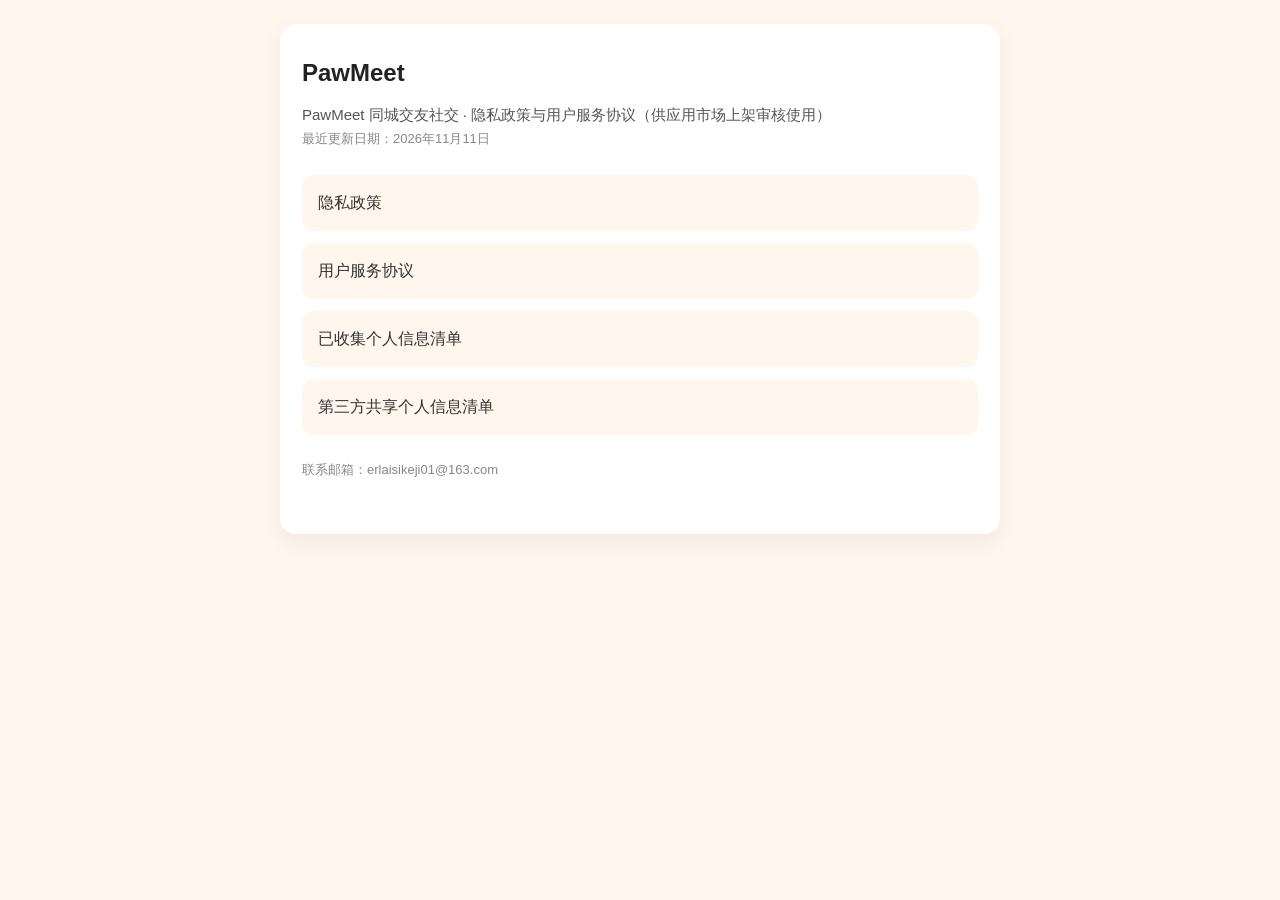
<file: index.html>
<!DOCTYPE html>
<html lang="zh-CN">
<head>
  <meta charset="UTF-8" />
  <meta name="viewport" content="width=device-width, initial-scale=1.0" />
  <title>PawMeet 法律文档</title>
  <link rel="stylesheet" href="legal.css" />
</head>
<body>
  <main class="legal-page">
    <article class="legal-inner">
      <h1 class="legal-title">PawMeet</h1>
      <p class="home-desc">PawMeet 同城交友社交 · 隐私政策与用户服务协议（供应用市场上架审核使用）</p>
      <p class="legal-meta">最近更新日期：2026年11月11日</p>
      <div class="home-links">
        <a href="privacy-policy.html">隐私政策</a>
        <a href="service-agreement.html">用户服务协议</a>
        <a href="personal-info-list.html">已收集个人信息清单</a>
        <a href="third-party-share-list.html">第三方共享个人信息清单</a>
      </div>
      <p class="legal-meta" style="margin-top: 24px;">联系邮箱：erlaisikeji01@163.com</p>
    </article>
  </main>
</body>
</html>
</file>
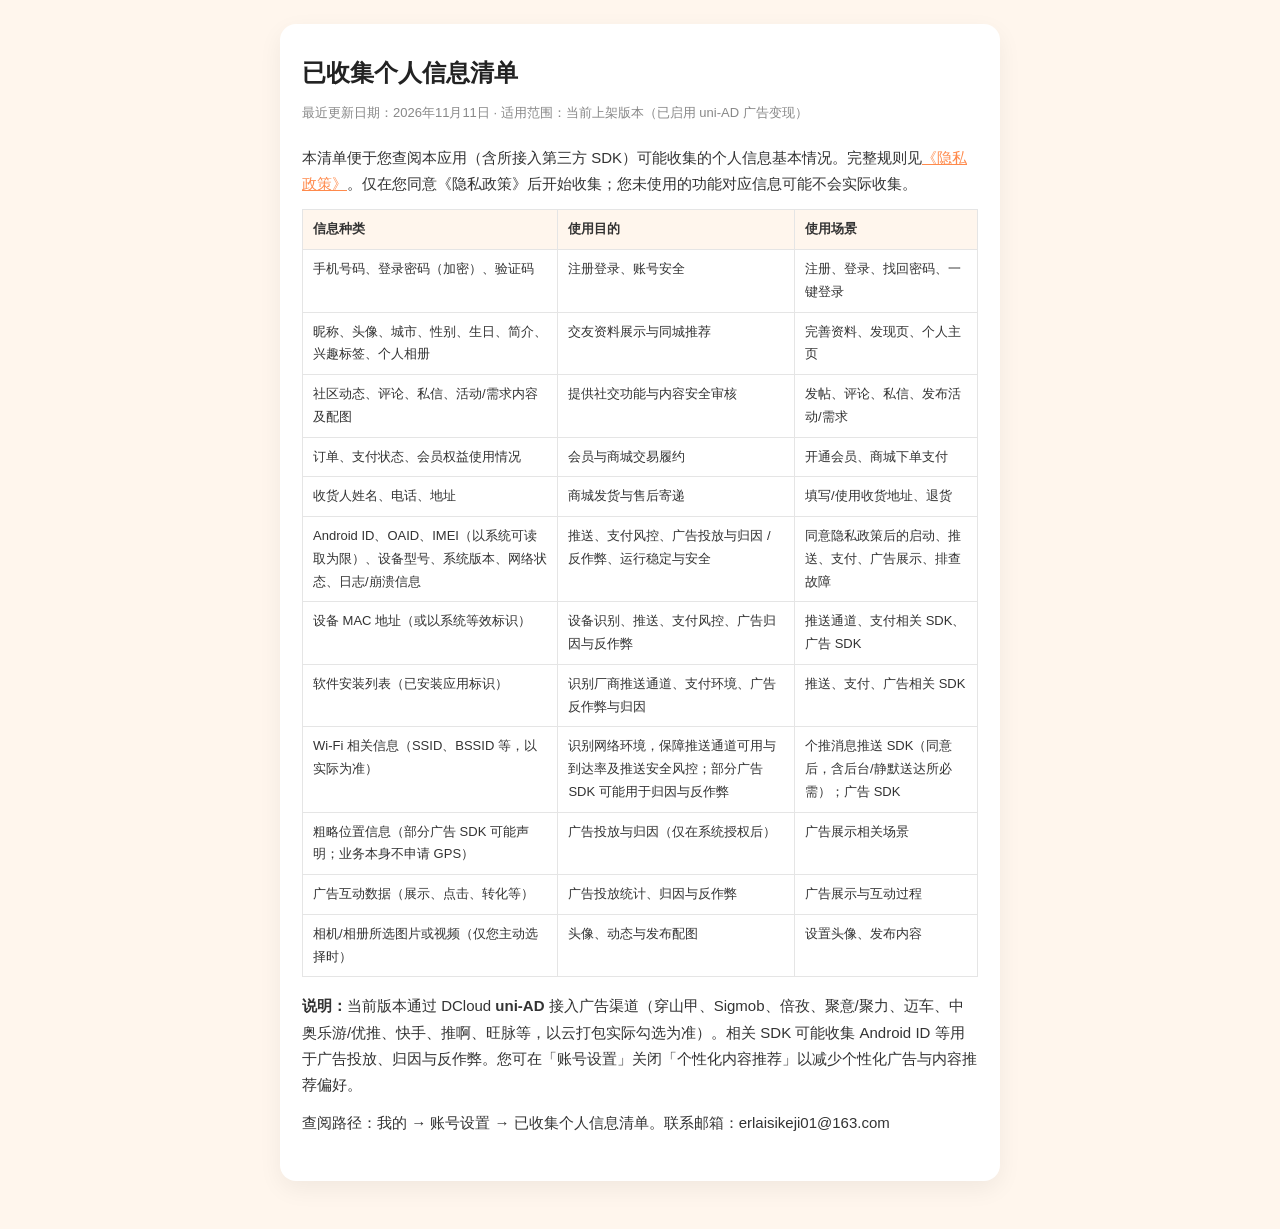
<file: personal-info-list.html>
<!DOCTYPE html>
<html lang="zh-CN">
<head>
  <meta charset="UTF-8" />
  <meta name="viewport" content="width=device-width, initial-scale=1.0" />
  <title>PawMeet 已收集个人信息清单</title>
  <link rel="stylesheet" href="legal.css" />
</head>
<body>
  <main class="legal-page">
    <article class="legal-inner">
      <h1 class="legal-title">已收集个人信息清单</h1>
      <p class="legal-meta">最近更新日期：2026年11月11日 · 适用范围：当前上架版本（已启用 uni-AD 广告变现）</p>
      <p class="legal-p">本清单便于您查阅本应用（含所接入第三方 SDK）可能收集的个人信息基本情况。完整规则见<a href="privacy-policy.html">《隐私政策》</a>。仅在您同意《隐私政策》后开始收集；您未使用的功能对应信息可能不会实际收集。</p>
      <table class="legal-table">
        <thead>
          <tr>
            <th>信息种类</th>
            <th>使用目的</th>
            <th>使用场景</th>
          </tr>
        </thead>
        <tbody>
          <tr>
            <td>手机号码、登录密码（加密）、验证码</td>
            <td>注册登录、账号安全</td>
            <td>注册、登录、找回密码、一键登录</td>
          </tr>
          <tr>
            <td>昵称、头像、城市、性别、生日、简介、兴趣标签、个人相册</td>
            <td>交友资料展示与同城推荐</td>
            <td>完善资料、发现页、个人主页</td>
          </tr>
          <tr>
            <td>社区动态、评论、私信、活动/需求内容及配图</td>
            <td>提供社交功能与内容安全审核</td>
            <td>发帖、评论、私信、发布活动/需求</td>
          </tr>
          <tr>
            <td>订单、支付状态、会员权益使用情况</td>
            <td>会员与商城交易履约</td>
            <td>开通会员、商城下单支付</td>
          </tr>
          <tr>
            <td>收货人姓名、电话、地址</td>
            <td>商城发货与售后寄递</td>
            <td>填写/使用收货地址、退货</td>
          </tr>
          <tr>
            <td>Android ID、OAID、IMEI（以系统可读取为限）、设备型号、系统版本、网络状态、日志/崩溃信息</td>
            <td>推送、支付风控、广告投放与归因 / 反作弊、运行稳定与安全</td>
            <td>同意隐私政策后的启动、推送、支付、广告展示、排查故障</td>
          </tr>
          <tr>
            <td>设备 MAC 地址（或以系统等效标识）</td>
            <td>设备识别、推送、支付风控、广告归因与反作弊</td>
            <td>推送通道、支付相关 SDK、广告 SDK</td>
          </tr>
          <tr>
            <td>软件安装列表（已安装应用标识）</td>
            <td>识别厂商推送通道、支付环境、广告反作弊与归因</td>
            <td>推送、支付、广告相关 SDK</td>
          </tr>
          <tr>
            <td>Wi‑Fi 相关信息（SSID、BSSID 等，以实际为准）</td>
            <td>识别网络环境，保障推送通道可用与到达率及推送安全风控；部分广告 SDK 可能用于归因与反作弊</td>
            <td>个推消息推送 SDK（同意后，含后台/静默送达所必需）；广告 SDK</td>
          </tr>
          <tr>
            <td>粗略位置信息（部分广告 SDK 可能声明；业务本身不申请 GPS）</td>
            <td>广告投放与归因（仅在系统授权后）</td>
            <td>广告展示相关场景</td>
          </tr>
          <tr>
            <td>广告互动数据（展示、点击、转化等）</td>
            <td>广告投放统计、归因与反作弊</td>
            <td>广告展示与互动过程</td>
          </tr>
          <tr>
            <td>相机/相册所选图片或视频（仅您主动选择时）</td>
            <td>头像、动态与发布配图</td>
            <td>设置头像、发布内容</td>
          </tr>
        </tbody>
      </table>
      <p class="legal-p"><strong>说明：</strong>当前版本通过 DCloud <strong>uni-AD</strong> 接入广告渠道（穿山甲、Sigmob、倍孜、聚意/聚力、迈车、中奥乐游/优推、快手、推啊、旺脉等，以云打包实际勾选为准）。相关 SDK 可能收集 Android ID 等用于广告投放、归因与反作弊。您可在「账号设置」关闭「个性化内容推荐」以减少个性化广告与内容推荐偏好。</p>
      <p class="legal-p">查阅路径：我的 → 账号设置 → 已收集个人信息清单。联系邮箱：erlaisikeji01@163.com</p>
    </article>
  </main>
</body>
</html>
</file>
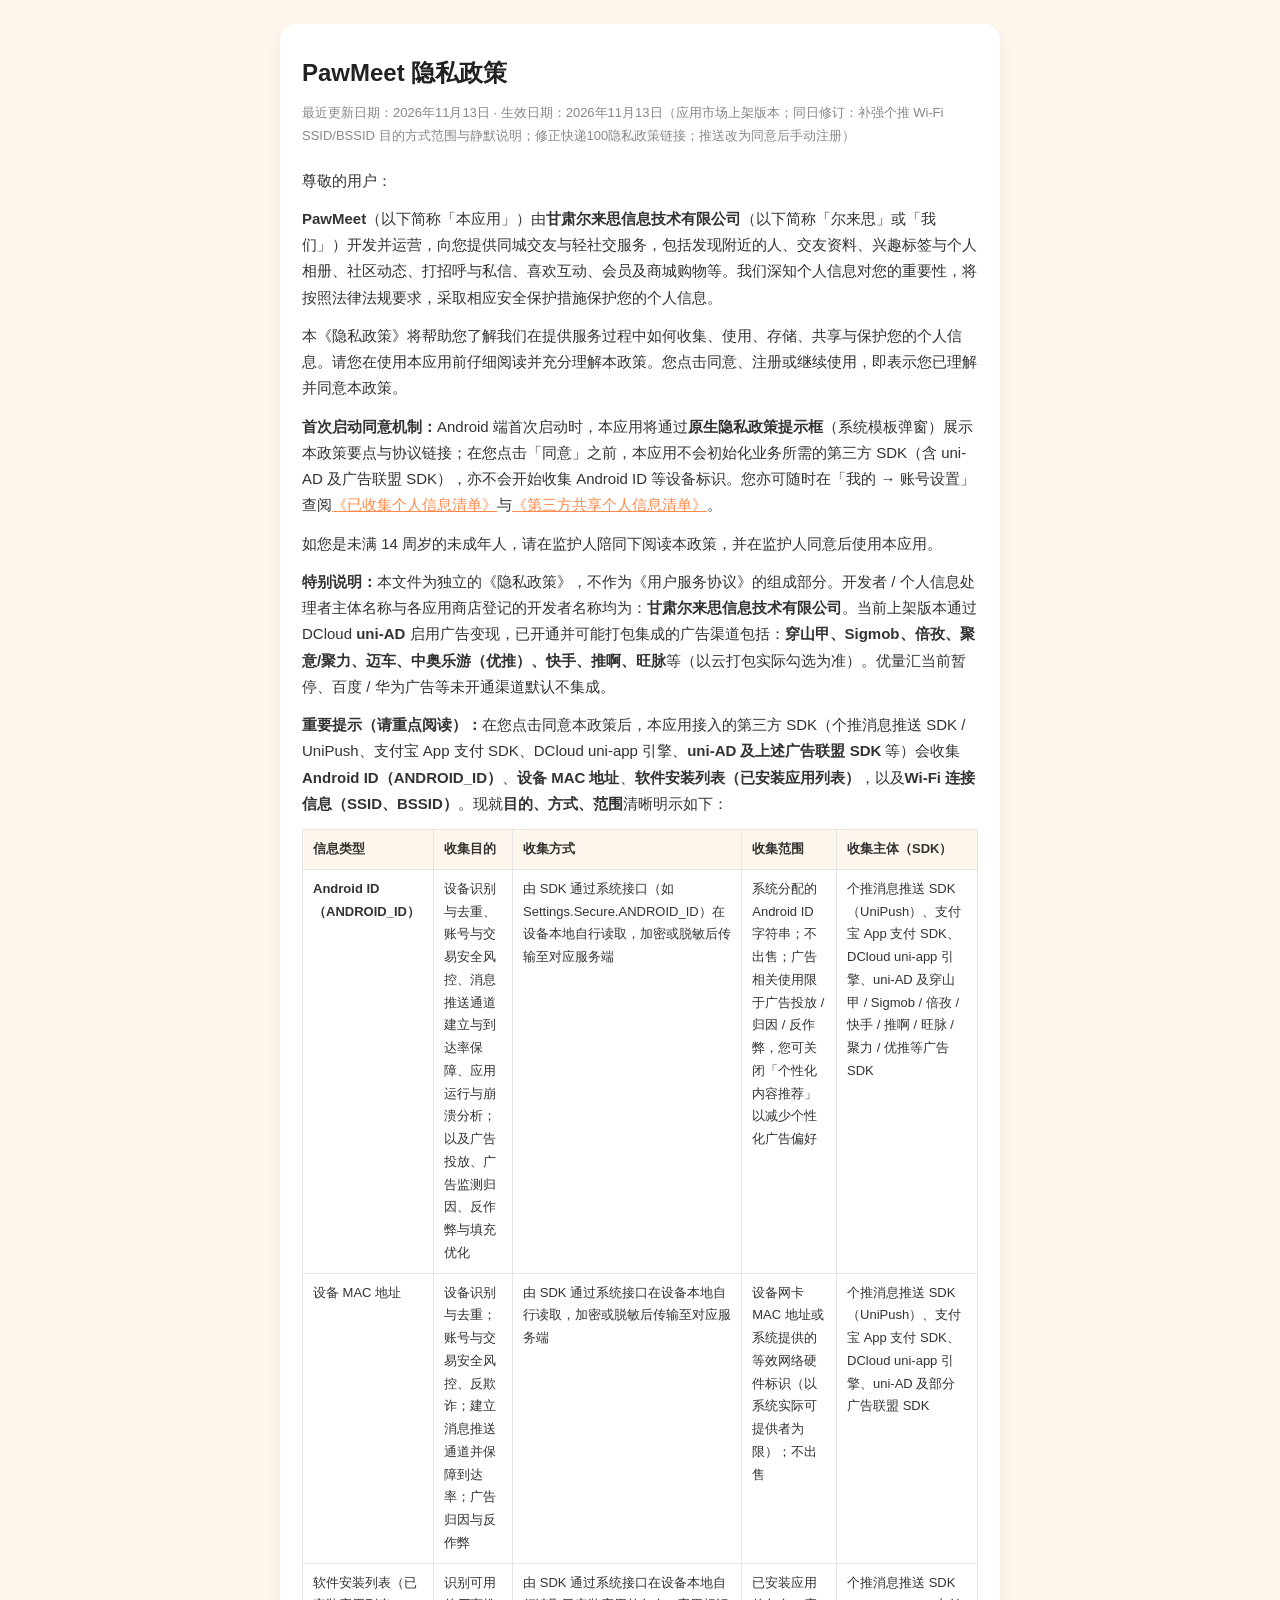
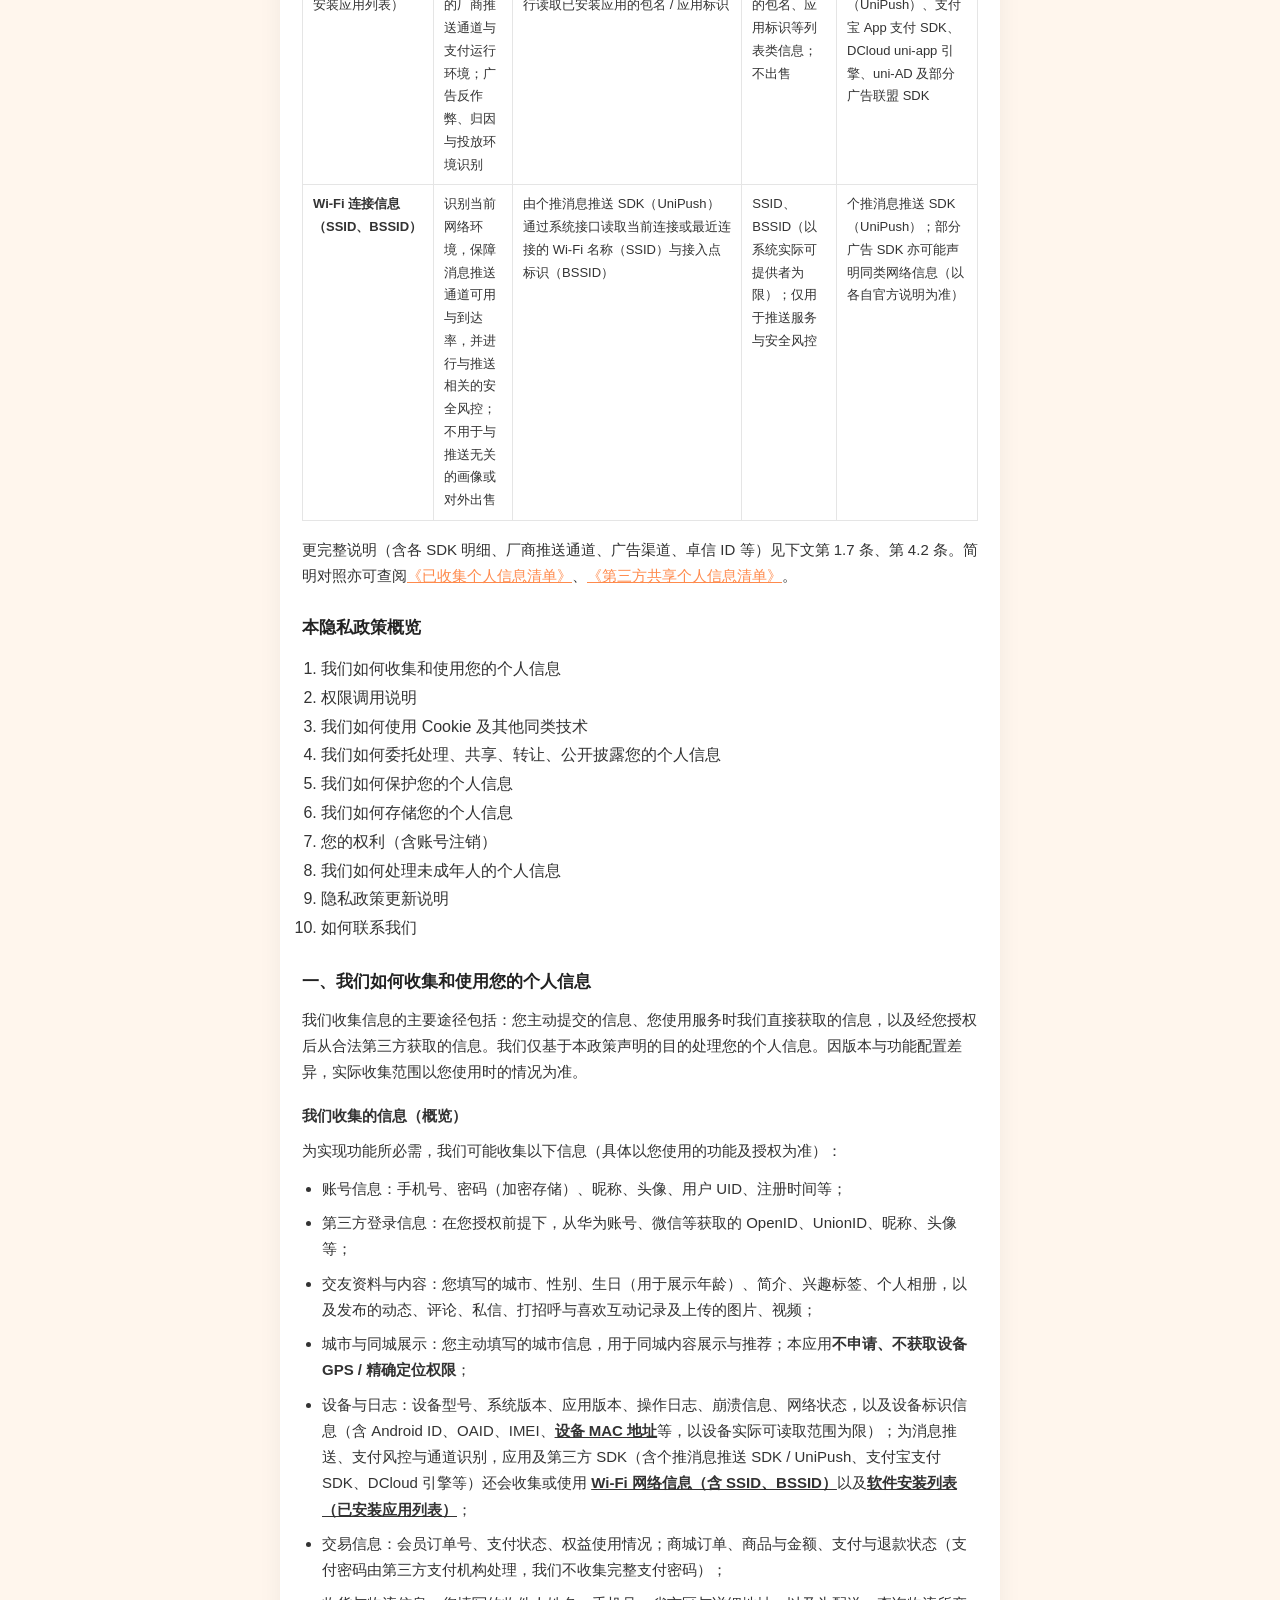
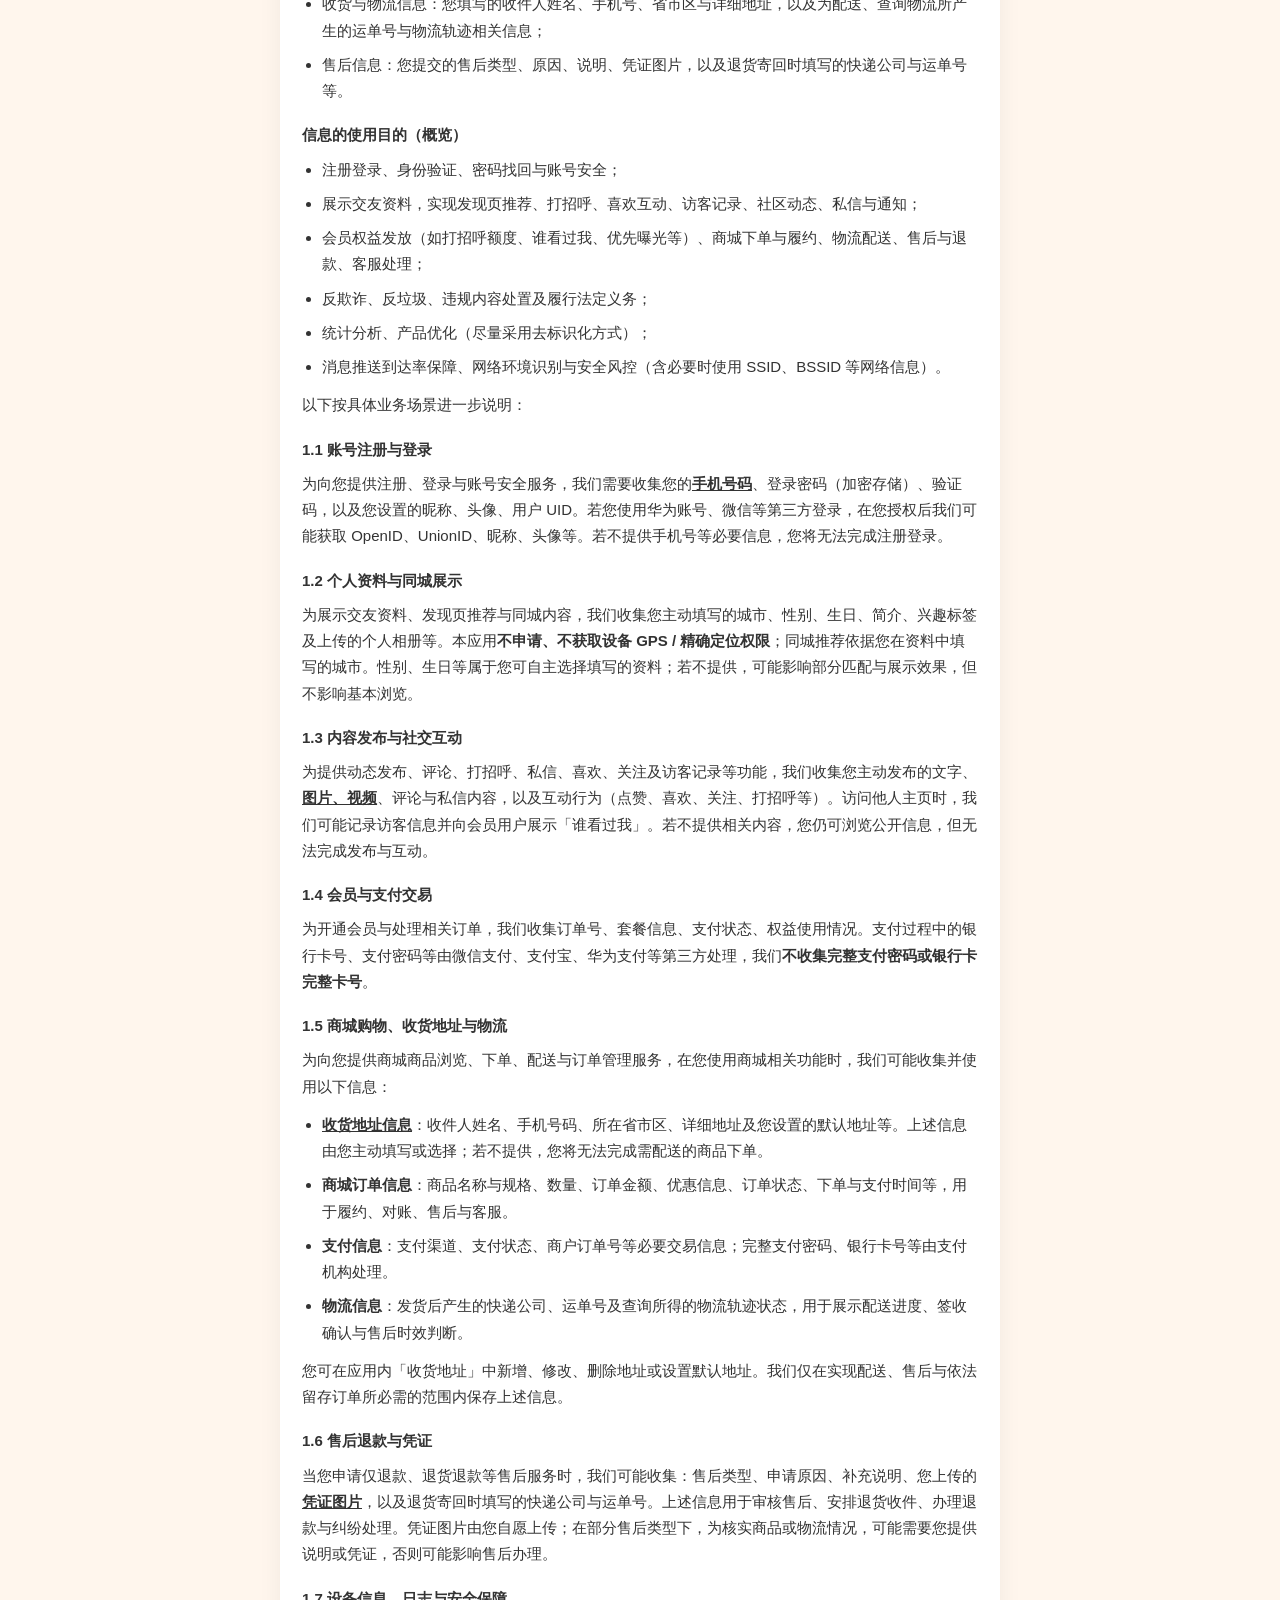
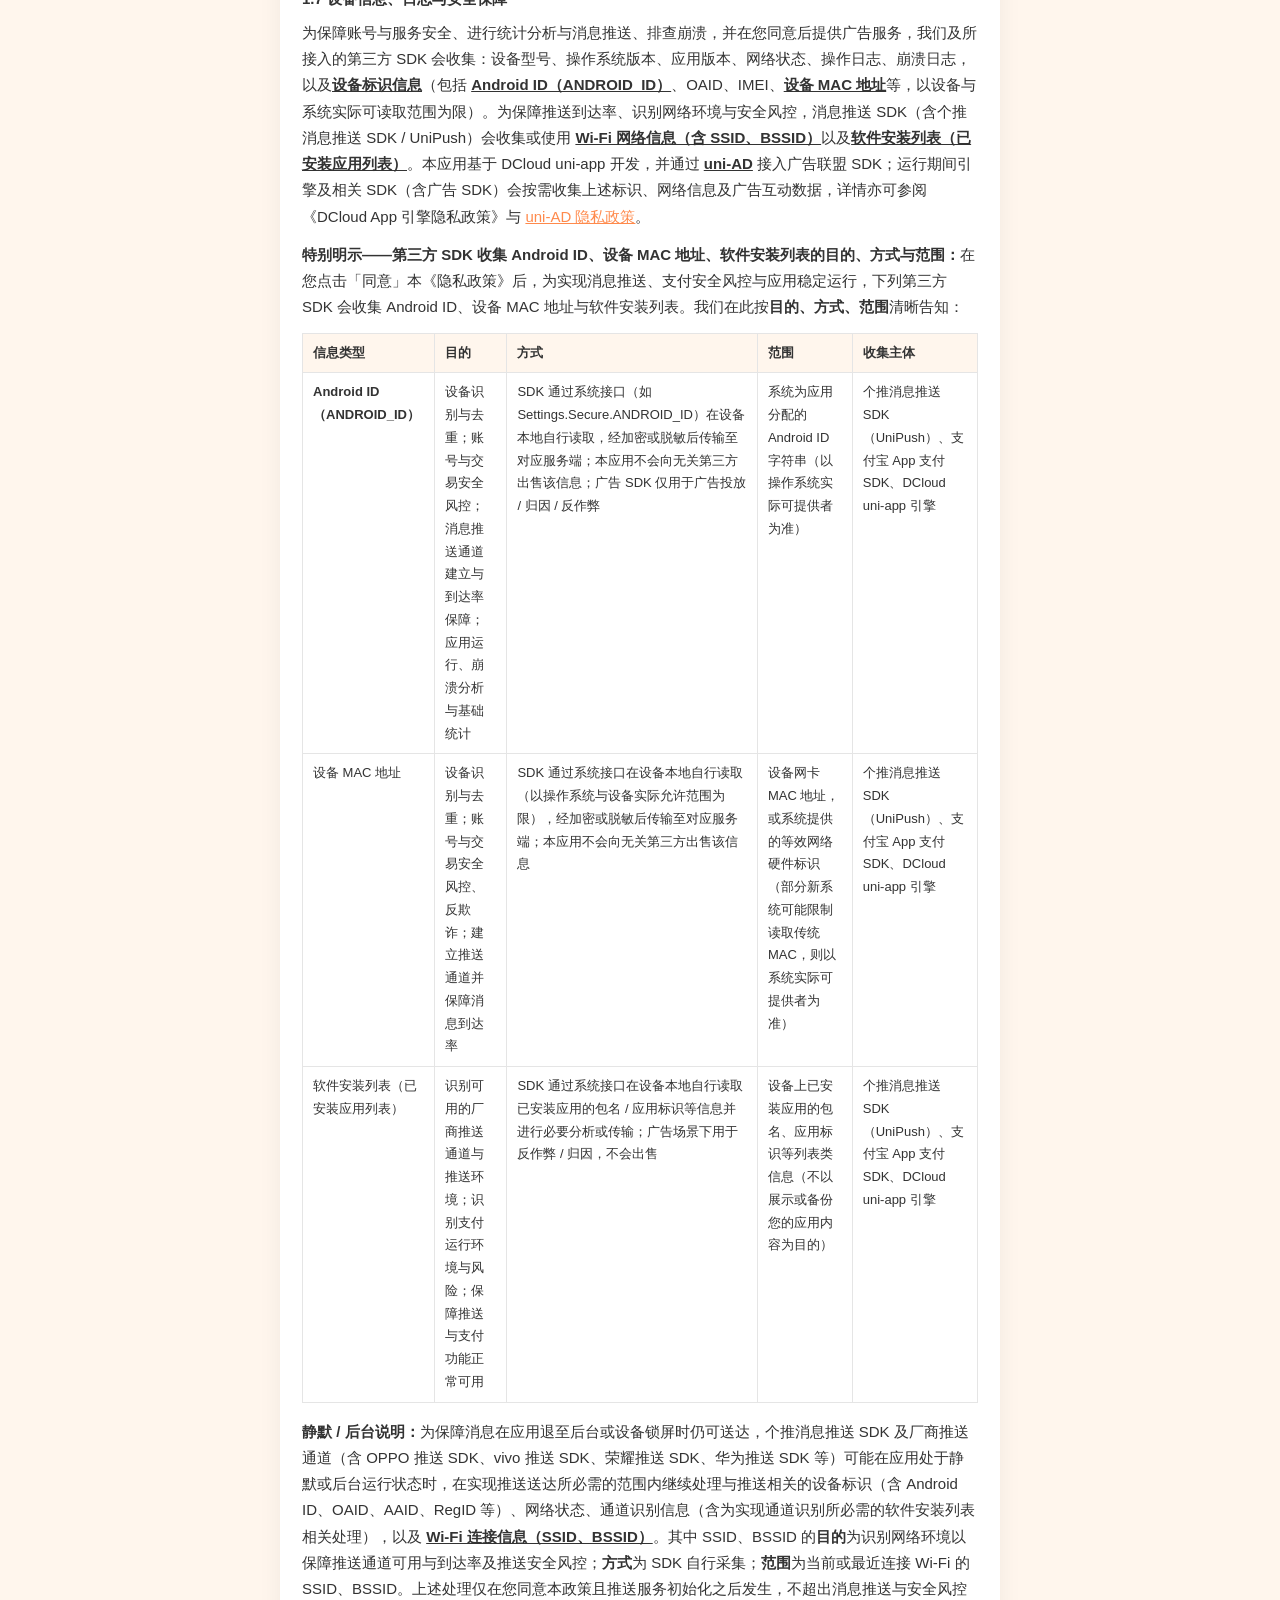
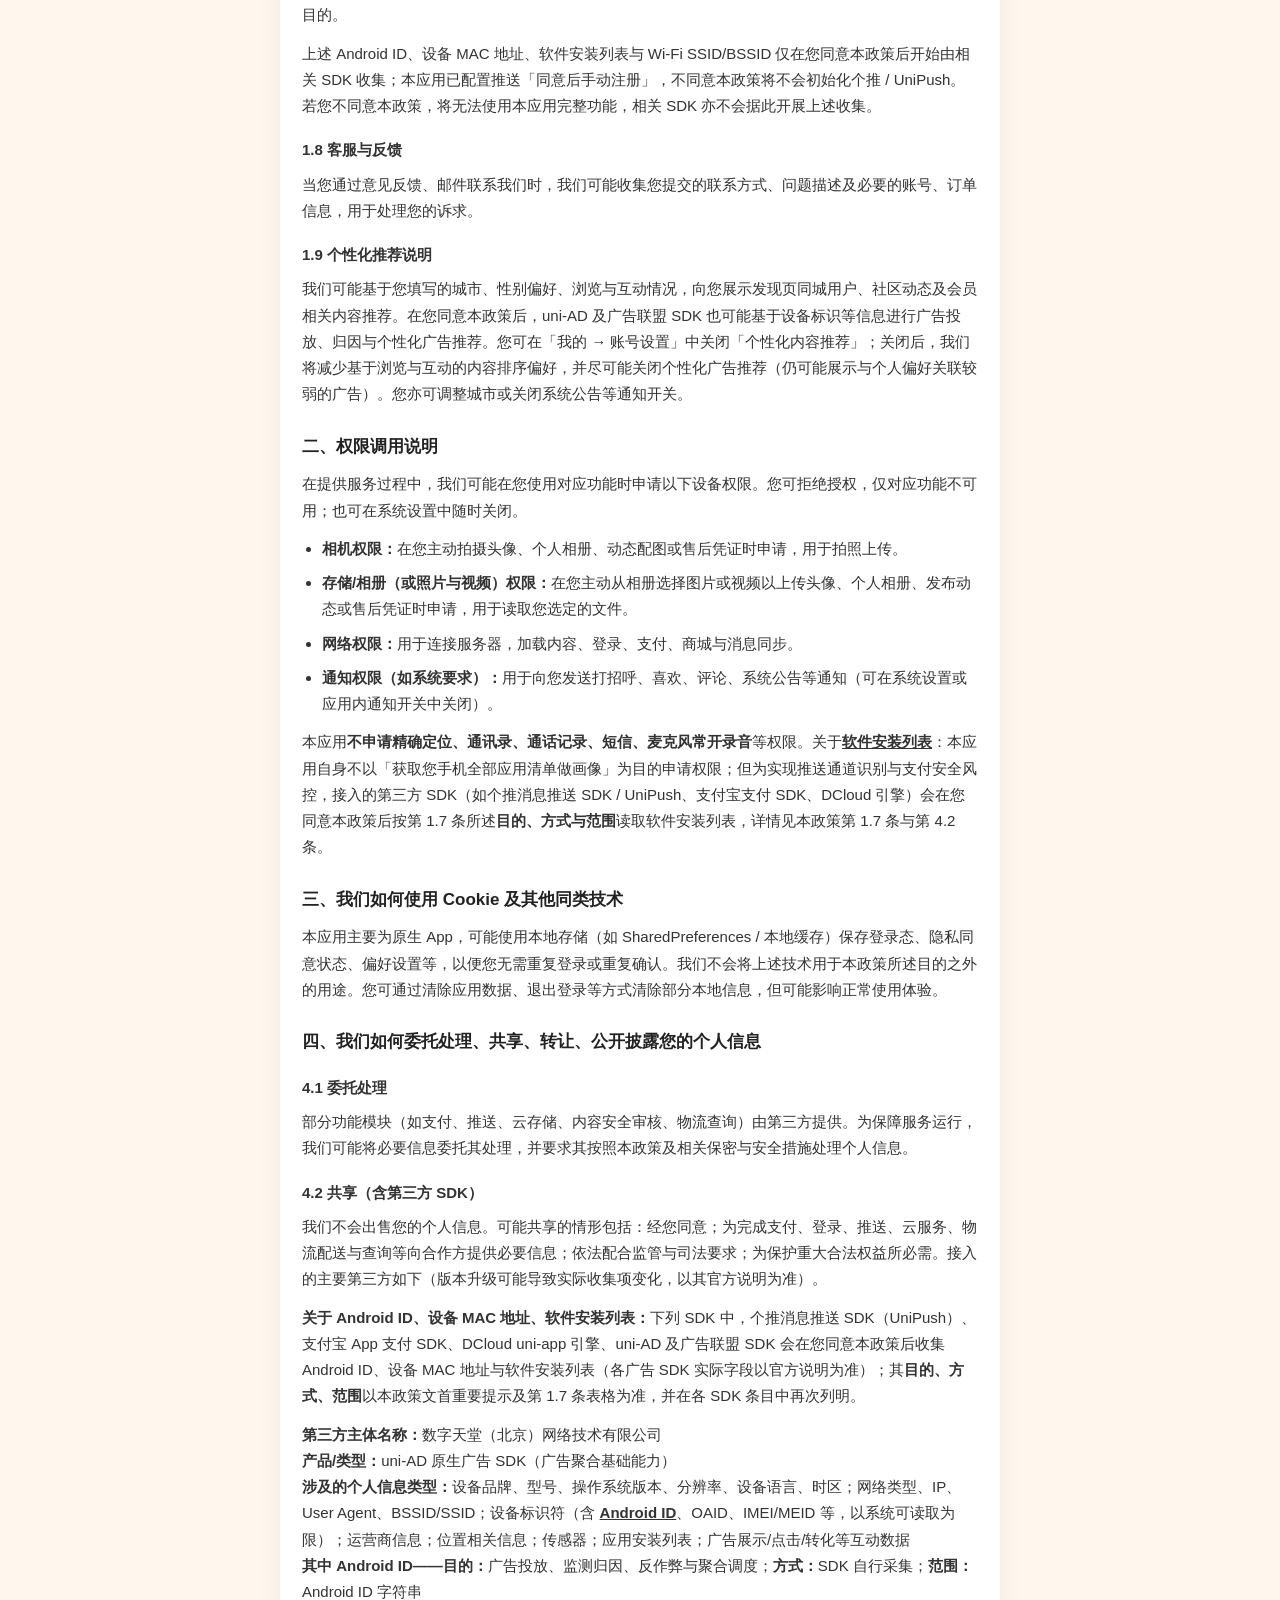
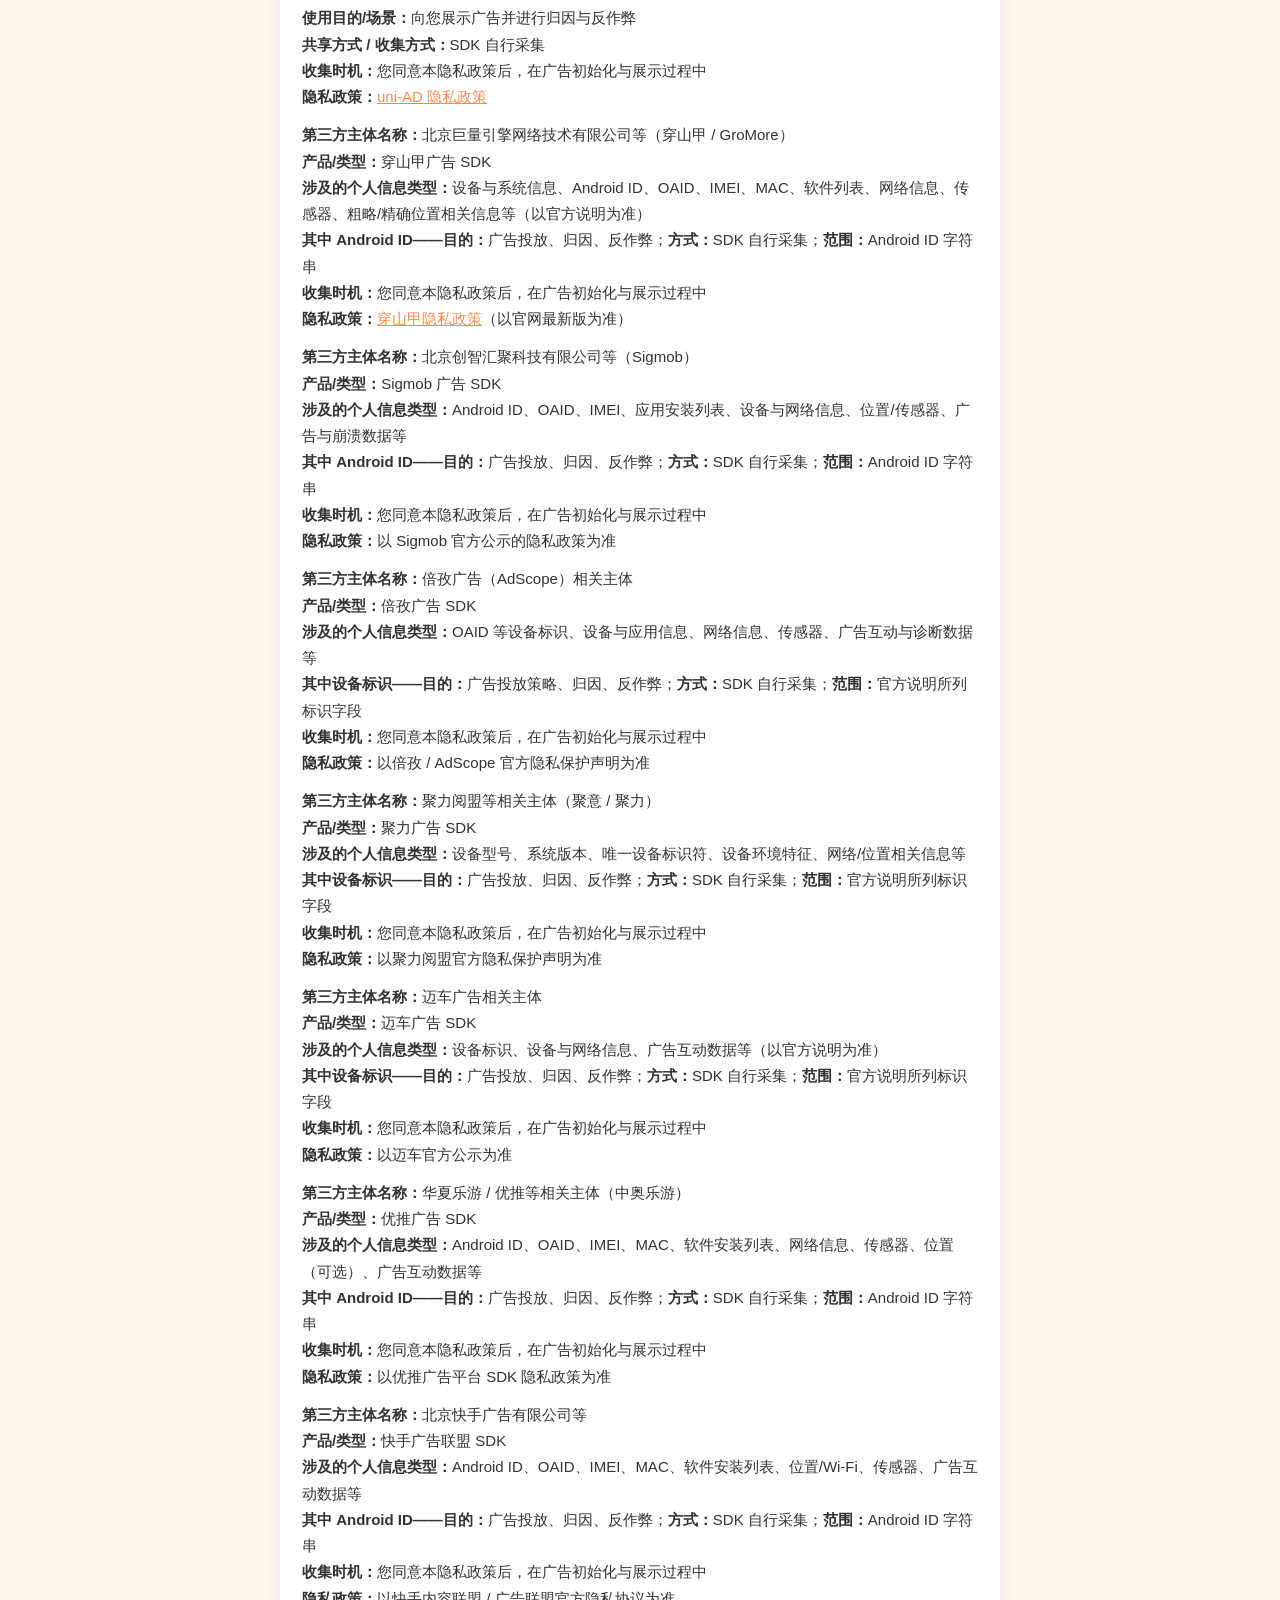
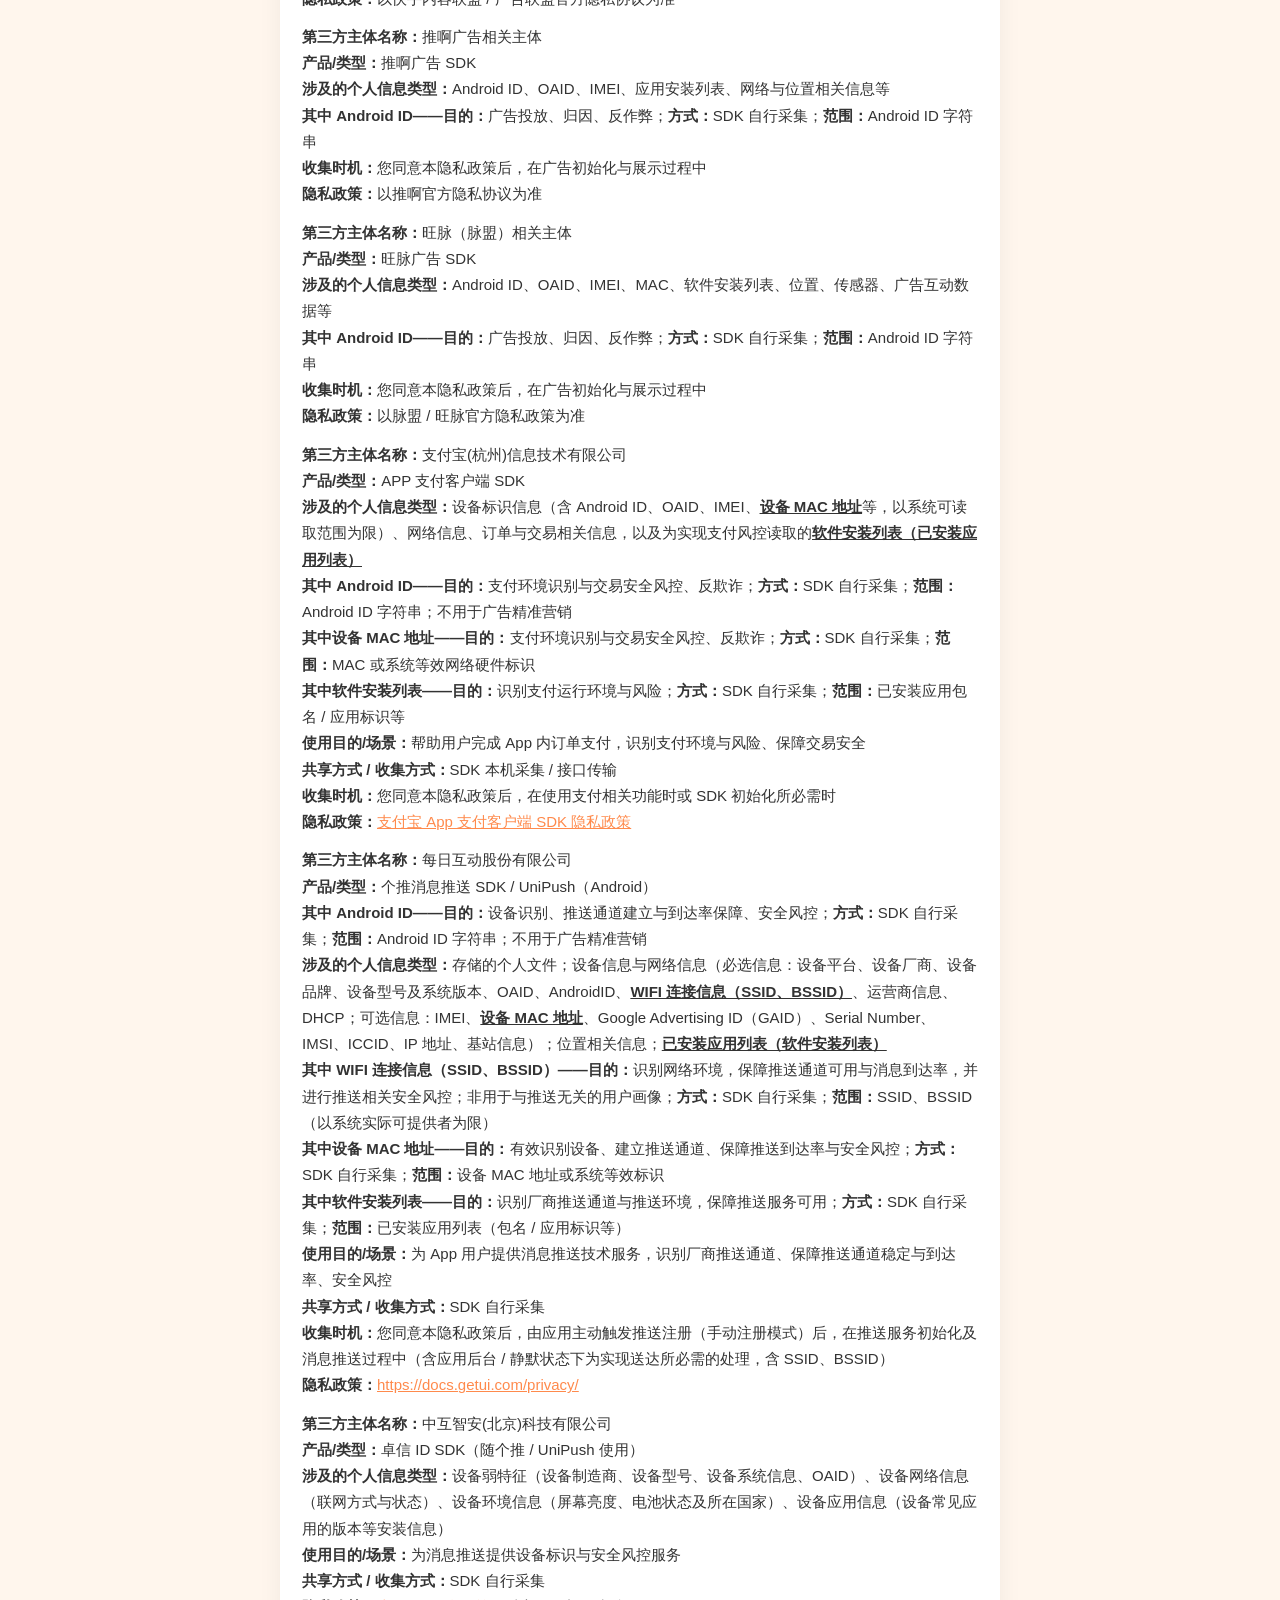
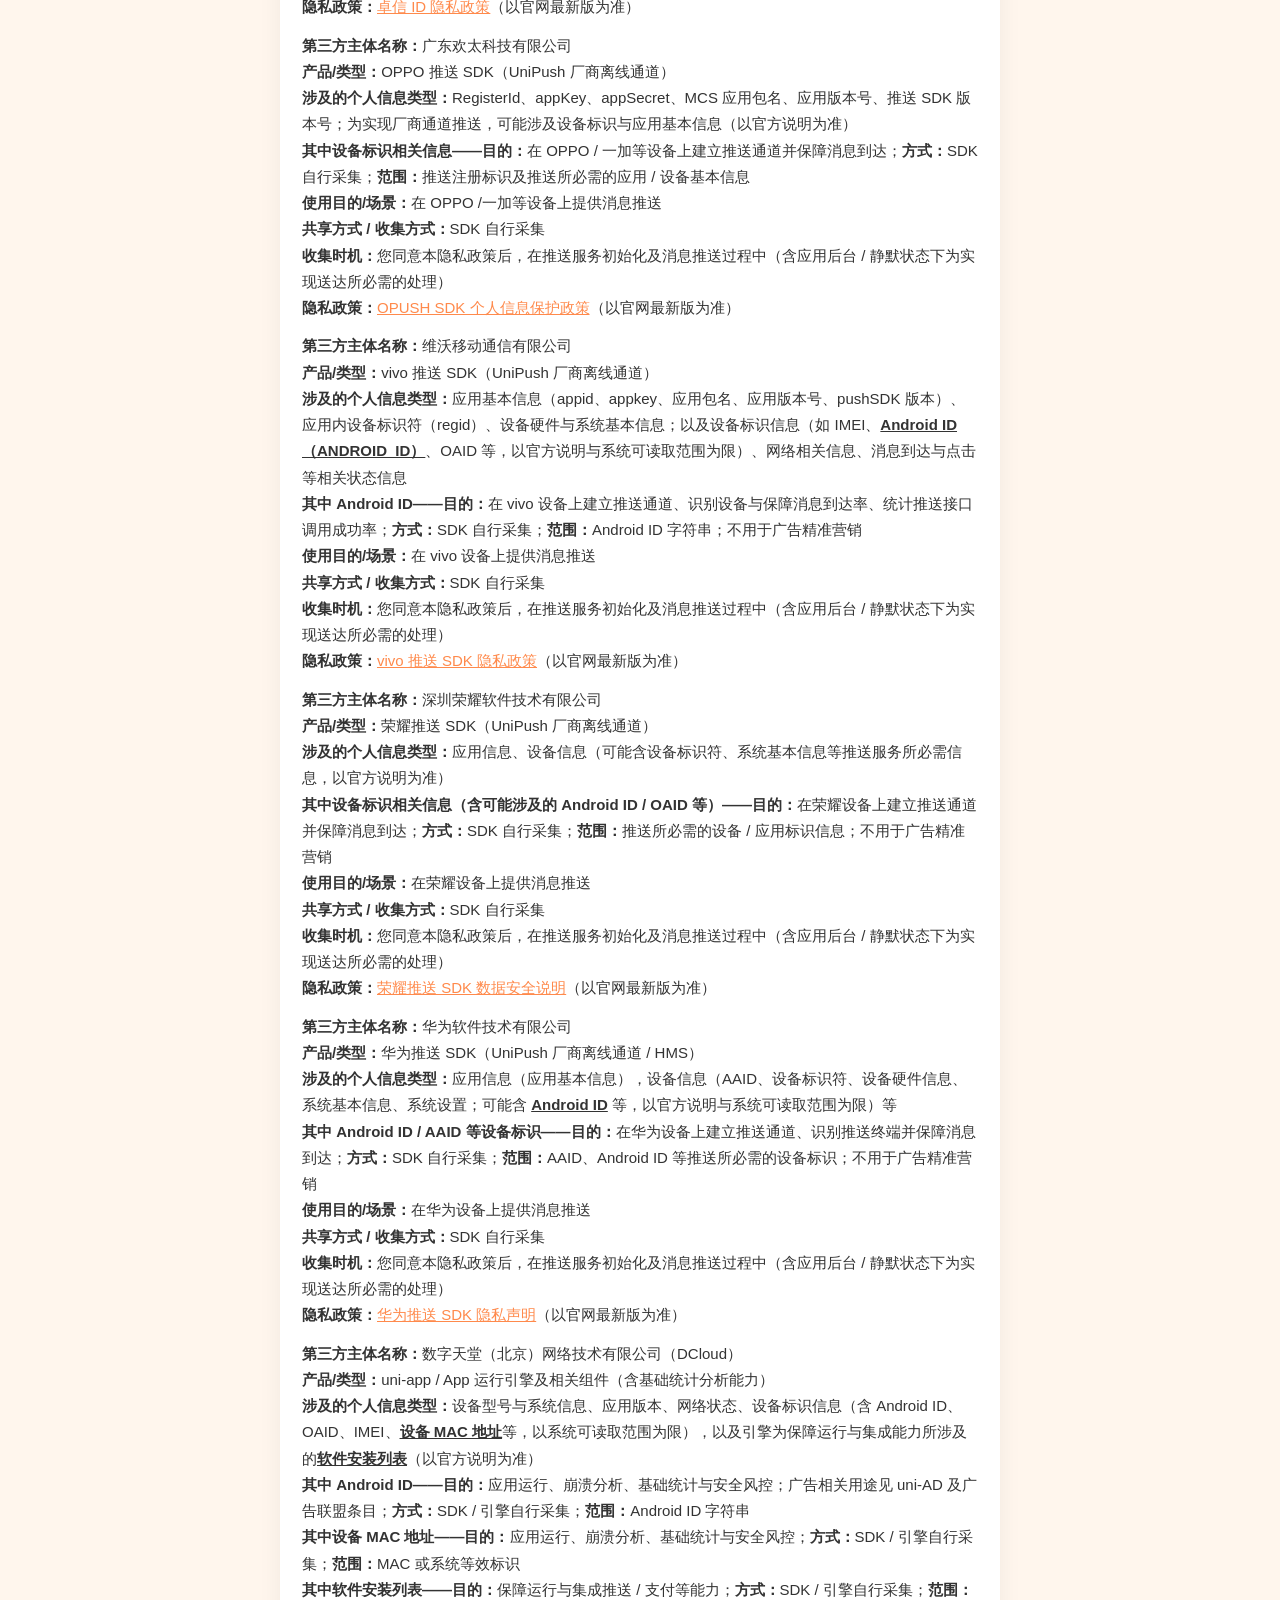
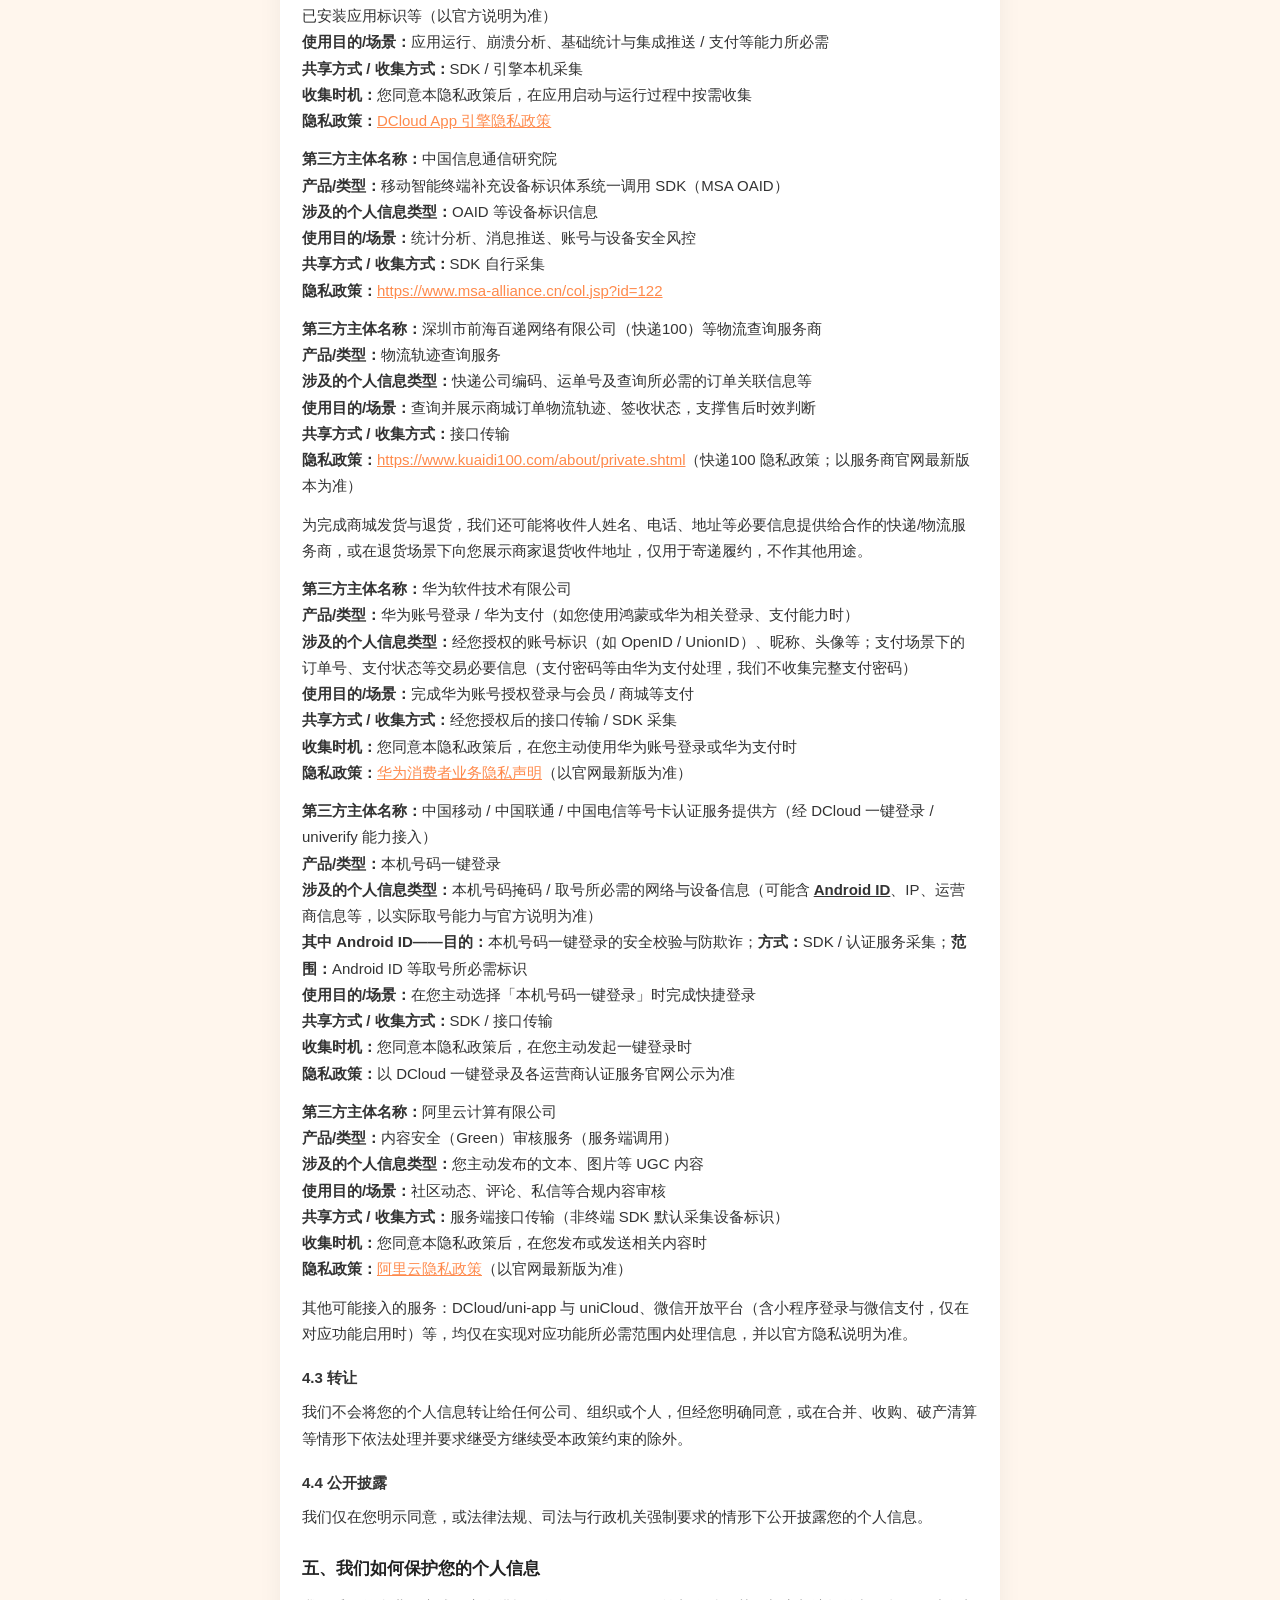
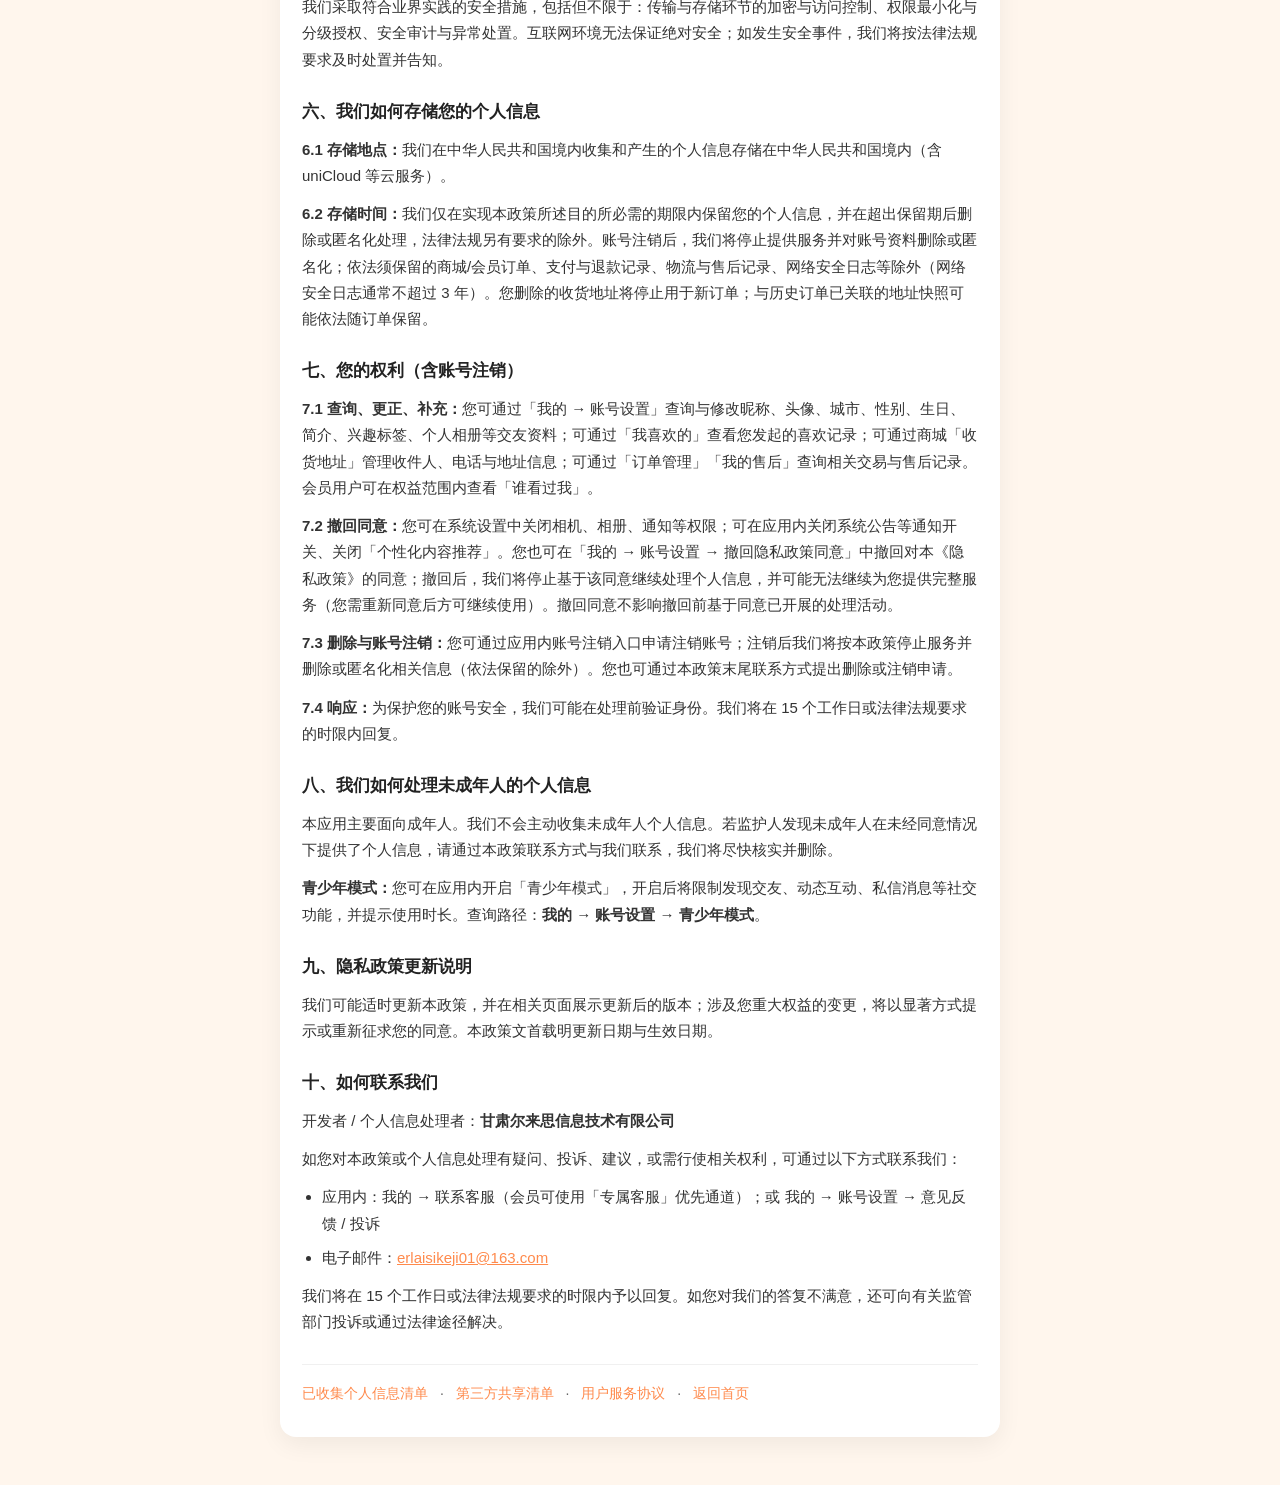
<file: privacy-policy.html>
<!DOCTYPE html>
<html lang="zh-CN">
<head>
  <meta charset="UTF-8" />
  <meta name="viewport" content="width=device-width, initial-scale=1.0" />
  <title>PawMeet 隐私政策</title>
  <style>
* {
  box-sizing: border-box;
}

body {
  margin: 0;
  font-family: -apple-system, BlinkMacSystemFont, "Segoe UI", "PingFang SC", "Hiragino Sans GB",
    "Microsoft YaHei", sans-serif;
  background: #fff6ed;
  color: #333;
  line-height: 1.75;
}

.legal-page {
  min-height: 100vh;
  padding: 24px 16px 48px;
}

.legal-inner {
  max-width: 720px;
  margin: 0 auto;
  background: #fff;
  border-radius: 16px;
  padding: 28px 22px 32px;
  box-shadow: 0 8px 24px rgba(0, 0, 0, 0.06);
}

.legal-title {
  margin: 0 0 8px;
  font-size: 24px;
  color: #222;
}

.legal-meta {
  margin: 0 0 20px;
  font-size: 13px;
  color: #888;
}

.legal-h2 {
  margin: 24px 0 10px;
  font-size: 17px;
  color: #222;
}

.legal-h3 {
  margin: 18px 0 8px;
  font-size: 15px;
  color: #333;
}

.legal-p {
  margin: 0 0 12px;
  font-size: 15px;
}

.legal-list {
  margin: 0 0 12px;
  padding-left: 20px;
  font-size: 15px;
}

.legal-list li {
  margin-bottom: 8px;
}

.legal-list--ordered {
  list-style: decimal;
}

a {
  color: #ff8a4c;
}

.legal-nav {
  margin-top: 28px;
  padding-top: 16px;
  border-top: 1px solid #f0f0f0;
  font-size: 14px;
  color: #666;
}

.legal-nav a {
  text-decoration: none;
}

.legal-nav a:hover {
  text-decoration: underline;
}

.legal-nav span {
  margin: 0 8px;
}

.home-links {
  display: flex;
  flex-direction: column;
  gap: 12px;
  margin-top: 24px;
}

.home-links a {
  display: block;
  padding: 14px 16px;
  border-radius: 12px;
  background: #fff6ed;
  text-decoration: none;
  color: #333;
  font-size: 16px;
}

.home-links a:hover {
  background: #ffe8d6;
}

.home-desc {
  margin: 0;
  font-size: 15px;
  color: #555;
}


.legal-strong { font-weight: 700; text-decoration: underline; }
.legal-toc { margin: 12px 0 20px; padding-left: 1.2em; line-height: 1.8; }

.legal-table {
  width: 100%;
  border-collapse: collapse;
  margin: 0 0 16px;
  font-size: 13px;
}
.legal-table th,
.legal-table td {
  border: 1px solid #e5e5e5;
  padding: 8px 10px;
  vertical-align: top;
  text-align: left;
}
.legal-table th {
  background: #fff6ed;
  font-weight: 700;
}

</style>
</head>
<body>
  <main class="legal-page">
    <article class="legal-inner">
      <h1 class="legal-title">PawMeet 隐私政策</h1>
      <p class="legal-meta">最近更新日期：2026年11月13日 · 生效日期：2026年11月13日（应用市场上架版本；同日修订：补强个推 Wi‑Fi SSID/BSSID 目的方式范围与静默说明；修正快递100隐私政策链接；推送改为同意后手动注册）</p>

      <p class="legal-p">尊敬的用户：</p>
      <p class="legal-p"><strong>PawMeet</strong>（以下简称「本应用」）由<strong>甘肃尔来思信息技术有限公司</strong>（以下简称「尔来思」或「我们」）开发并运营，向您提供同城交友与轻社交服务，包括发现附近的人、交友资料、兴趣标签与个人相册、社区动态、打招呼与私信、喜欢互动、会员及商城购物等。我们深知个人信息对您的重要性，将按照法律法规要求，采取相应安全保护措施保护您的个人信息。</p>
      <p class="legal-p">本《隐私政策》将帮助您了解我们在提供服务过程中如何收集、使用、存储、共享与保护您的个人信息。请您在使用本应用前仔细阅读并充分理解本政策。您点击同意、注册或继续使用，即表示您已理解并同意本政策。</p>
      <p class="legal-p"><strong>首次启动同意机制：</strong>Android 端首次启动时，本应用将通过<strong>原生隐私政策提示框</strong>（系统模板弹窗）展示本政策要点与协议链接；在您点击「同意」之前，本应用不会初始化业务所需的第三方 SDK（含 uni-AD 及广告联盟 SDK），亦不会开始收集 Android ID 等设备标识。您亦可随时在「我的 → 账号设置」查阅<a href="personal-info-list.html">《已收集个人信息清单》</a>与<a href="third-party-share-list.html">《第三方共享个人信息清单》</a>。</p>
      <p class="legal-p">如您是未满 14 周岁的未成年人，请在监护人陪同下阅读本政策，并在监护人同意后使用本应用。</p>
      <p class="legal-p"><strong>特别说明：</strong>本文件为独立的《隐私政策》，不作为《用户服务协议》的组成部分。开发者 / 个人信息处理者主体名称与各应用商店登记的开发者名称均为：<strong>甘肃尔来思信息技术有限公司</strong>。当前上架版本通过 DCloud <strong>uni-AD</strong> 启用广告变现，已开通并可能打包集成的广告渠道包括：<strong>穿山甲、Sigmob、倍孜、聚意/聚力、迈车、中奥乐游（优推）、快手、推啊、旺脉</strong>等（以云打包实际勾选为准）。优量汇当前暂停、百度 / 华为广告等未开通渠道默认不集成。</p>

      <p class="legal-p"><strong>重要提示（请重点阅读）：</strong>在您点击同意本政策后，本应用接入的第三方 SDK（个推消息推送 SDK / UniPush、支付宝 App 支付 SDK、DCloud uni-app 引擎、<strong>uni-AD 及上述广告联盟 SDK</strong> 等）会收集<strong>Android ID（ANDROID_ID）</strong>、<strong>设备 MAC 地址</strong>、<strong>软件安装列表（已安装应用列表）</strong>，以及<strong>Wi‑Fi 连接信息（SSID、BSSID）</strong>。现就<strong>目的、方式、范围</strong>清晰明示如下：</p>
      <table class="legal-table">
        <thead>
          <tr>
            <th>信息类型</th>
            <th>收集目的</th>
            <th>收集方式</th>
            <th>收集范围</th>
            <th>收集主体（SDK）</th>
          </tr>
        </thead>
        <tbody>
          <tr>
            <td><strong>Android ID（ANDROID_ID）</strong></td>
            <td>设备识别与去重、账号与交易安全风控、消息推送通道建立与到达率保障、应用运行与崩溃分析；以及广告投放、广告监测归因、反作弊与填充优化</td>
            <td>由 SDK 通过系统接口（如 Settings.Secure.ANDROID_ID）在设备本地自行读取，加密或脱敏后传输至对应服务端</td>
            <td>系统分配的 Android ID 字符串；不出售；广告相关使用限于广告投放 / 归因 / 反作弊，您可关闭「个性化内容推荐」以减少个性化广告偏好</td>
            <td>个推消息推送 SDK（UniPush）、支付宝 App 支付 SDK、DCloud uni-app 引擎、uni-AD 及穿山甲 / Sigmob / 倍孜 / 快手 / 推啊 / 旺脉 / 聚力 / 优推等广告 SDK</td>
          </tr>
          <tr>
            <td>设备 MAC 地址</td>
            <td>设备识别与去重；账号与交易安全风控、反欺诈；建立消息推送通道并保障到达率；广告归因与反作弊</td>
            <td>由 SDK 通过系统接口在设备本地自行读取，加密或脱敏后传输至对应服务端</td>
            <td>设备网卡 MAC 地址或系统提供的等效网络硬件标识（以系统实际可提供者为限）；不出售</td>
            <td>个推消息推送 SDK（UniPush）、支付宝 App 支付 SDK、DCloud uni-app 引擎、uni-AD 及部分广告联盟 SDK</td>
          </tr>
          <tr>
            <td>软件安装列表（已安装应用列表）</td>
            <td>识别可用的厂商推送通道与支付运行环境；广告反作弊、归因与投放环境识别</td>
            <td>由 SDK 通过系统接口在设备本地自行读取已安装应用的包名 / 应用标识</td>
            <td>已安装应用的包名、应用标识等列表类信息；不出售</td>
            <td>个推消息推送 SDK（UniPush）、支付宝 App 支付 SDK、DCloud uni-app 引擎、uni-AD 及部分广告联盟 SDK</td>
          </tr>
          <tr>
            <td><strong>Wi‑Fi 连接信息（SSID、BSSID）</strong></td>
            <td>识别当前网络环境，保障消息推送通道可用与到达率，并进行与推送相关的安全风控；不用于与推送无关的画像或对外出售</td>
            <td>由个推消息推送 SDK（UniPush）通过系统接口读取当前连接或最近连接的 Wi‑Fi 名称（SSID）与接入点标识（BSSID）</td>
            <td>SSID、BSSID（以系统实际可提供者为限）；仅用于推送服务与安全风控</td>
            <td>个推消息推送 SDK（UniPush）；部分广告 SDK 亦可能声明同类网络信息（以各自官方说明为准）</td>
          </tr>
        </tbody>
      </table>
      <p class="legal-p">更完整说明（含各 SDK 明细、厂商推送通道、广告渠道、卓信 ID 等）见下文第 1.7 条、第 4.2 条。简明对照亦可查阅<a href="personal-info-list.html">《已收集个人信息清单》</a>、<a href="third-party-share-list.html">《第三方共享个人信息清单》</a>。</p>

      <h2 class="legal-h2">本隐私政策概览</h2>
      <ol class="legal-toc">
        <li>我们如何收集和使用您的个人信息</li>
        <li>权限调用说明</li>
        <li>我们如何使用 Cookie 及其他同类技术</li>
        <li>我们如何委托处理、共享、转让、公开披露您的个人信息</li>
        <li>我们如何保护您的个人信息</li>
        <li>我们如何存储您的个人信息</li>
        <li>您的权利（含账号注销）</li>
        <li>我们如何处理未成年人的个人信息</li>
        <li>隐私政策更新说明</li>
        <li>如何联系我们</li>
      </ol>

      <h2 class="legal-h2">一、我们如何收集和使用您的个人信息</h2>
      <p class="legal-p">我们收集信息的主要途径包括：您主动提交的信息、您使用服务时我们直接获取的信息，以及经您授权后从合法第三方获取的信息。我们仅基于本政策声明的目的处理您的个人信息。因版本与功能配置差异，实际收集范围以您使用时的情况为准。</p>

      <h3 class="legal-h3">我们收集的信息（概览）</h3>
      <p class="legal-p">为实现功能所必需，我们可能收集以下信息（具体以您使用的功能及授权为准）：</p>
      <ul class="legal-list">
        <li>账号信息：手机号、密码（加密存储）、昵称、头像、用户 UID、注册时间等；</li>
        <li>第三方登录信息：在您授权前提下，从华为账号、微信等获取的 OpenID、UnionID、昵称、头像等；</li>
        <li>交友资料与内容：您填写的城市、性别、生日（用于展示年龄）、简介、兴趣标签、个人相册，以及发布的动态、评论、私信、打招呼与喜欢互动记录及上传的图片、视频；</li>
        <li>城市与同城展示：您主动填写的城市信息，用于同城内容展示与推荐；本应用<strong>不申请、不获取设备 GPS / 精确定位权限</strong>；</li>
        <li>设备与日志：设备型号、系统版本、应用版本、操作日志、崩溃信息、网络状态，以及设备标识信息（含 Android ID、OAID、IMEI、<span class="legal-strong">设备 MAC 地址</span>等，以设备实际可读取范围为限）；为消息推送、支付风控与通道识别，应用及第三方 SDK（含个推消息推送 SDK / UniPush、支付宝支付 SDK、DCloud 引擎等）还会收集或使用 <span class="legal-strong">Wi‑Fi 网络信息（含 SSID、BSSID）</span>以及<span class="legal-strong">软件安装列表（已安装应用列表）</span>；</li>
        <li>交易信息：会员订单号、支付状态、权益使用情况；商城订单、商品与金额、支付与退款状态（支付密码由第三方支付机构处理，我们不收集完整支付密码）；</li>
        <li>收货与物流信息：您填写的收件人姓名、手机号、省市区与详细地址，以及为配送、查询物流所产生的运单号与物流轨迹相关信息；</li>
        <li>售后信息：您提交的售后类型、原因、说明、凭证图片，以及退货寄回时填写的快递公司与运单号等。</li>
      </ul>

      <h3 class="legal-h3">信息的使用目的（概览）</h3>
      <ul class="legal-list">
        <li>注册登录、身份验证、密码找回与账号安全；</li>
        <li>展示交友资料，实现发现页推荐、打招呼、喜欢互动、访客记录、社区动态、私信与通知；</li>
        <li>会员权益发放（如打招呼额度、谁看过我、优先曝光等）、商城下单与履约、物流配送、售后与退款、客服处理；</li>
        <li>反欺诈、反垃圾、违规内容处置及履行法定义务；</li>
        <li>统计分析、产品优化（尽量采用去标识化方式）；</li>
        <li>消息推送到达率保障、网络环境识别与安全风控（含必要时使用 SSID、BSSID 等网络信息）。</li>
      </ul>
      <p class="legal-p">以下按具体业务场景进一步说明：</p>

      <h3 class="legal-h3">1.1 账号注册与登录</h3>
      <p class="legal-p">为向您提供注册、登录与账号安全服务，我们需要收集您的<span class="legal-strong">手机号码</span>、登录密码（加密存储）、验证码，以及您设置的昵称、头像、用户 UID。若您使用华为账号、微信等第三方登录，在您授权后我们可能获取 OpenID、UnionID、昵称、头像等。若不提供手机号等必要信息，您将无法完成注册登录。</p>

      <h3 class="legal-h3">1.2 个人资料与同城展示</h3>
      <p class="legal-p">为展示交友资料、发现页推荐与同城内容，我们收集您主动填写的城市、性别、生日、简介、兴趣标签及上传的个人相册等。本应用<strong>不申请、不获取设备 GPS / 精确定位权限</strong>；同城推荐依据您在资料中填写的城市。性别、生日等属于您可自主选择填写的资料；若不提供，可能影响部分匹配与展示效果，但不影响基本浏览。</p>

      <h3 class="legal-h3">1.3 内容发布与社交互动</h3>
      <p class="legal-p">为提供动态发布、评论、打招呼、私信、喜欢、关注及访客记录等功能，我们收集您主动发布的文字、<span class="legal-strong">图片、视频</span>、评论与私信内容，以及互动行为（点赞、喜欢、关注、打招呼等）。访问他人主页时，我们可能记录访客信息并向会员用户展示「谁看过我」。若不提供相关内容，您仍可浏览公开信息，但无法完成发布与互动。</p>

      <h3 class="legal-h3">1.4 会员与支付交易</h3>
      <p class="legal-p">为开通会员与处理相关订单，我们收集订单号、套餐信息、支付状态、权益使用情况。支付过程中的银行卡号、支付密码等由微信支付、支付宝、华为支付等第三方处理，我们<strong>不收集完整支付密码或银行卡完整卡号</strong>。</p>

      <h3 class="legal-h3">1.5 商城购物、收货地址与物流</h3>
      <p class="legal-p">为向您提供商城商品浏览、下单、配送与订单管理服务，在您使用商城相关功能时，我们可能收集并使用以下信息：</p>
      <ul class="legal-list">
        <li><span class="legal-strong">收货地址信息</span>：收件人姓名、手机号码、所在省市区、详细地址及您设置的默认地址等。上述信息由您主动填写或选择；若不提供，您将无法完成需配送的商品下单。</li>
        <li><strong>商城订单信息</strong>：商品名称与规格、数量、订单金额、优惠信息、订单状态、下单与支付时间等，用于履约、对账、售后与客服。</li>
        <li><strong>支付信息</strong>：支付渠道、支付状态、商户订单号等必要交易信息；完整支付密码、银行卡号等由支付机构处理。</li>
        <li><strong>物流信息</strong>：发货后产生的快递公司、运单号及查询所得的物流轨迹状态，用于展示配送进度、签收确认与售后时效判断。</li>
      </ul>
      <p class="legal-p">您可在应用内「收货地址」中新增、修改、删除地址或设置默认地址。我们仅在实现配送、售后与依法留存订单所必需的范围内保存上述信息。</p>

      <h3 class="legal-h3">1.6 售后退款与凭证</h3>
      <p class="legal-p">当您申请仅退款、退货退款等售后服务时，我们可能收集：售后类型、申请原因、补充说明、您上传的<span class="legal-strong">凭证图片</span>，以及退货寄回时填写的快递公司与运单号。上述信息用于审核售后、安排退货收件、办理退款与纠纷处理。凭证图片由您自愿上传；在部分售后类型下，为核实商品或物流情况，可能需要您提供说明或凭证，否则可能影响售后办理。</p>

      <h3 class="legal-h3">1.7 设备信息、日志与安全保障</h3>
      <p class="legal-p">为保障账号与服务安全、进行统计分析与消息推送、排查崩溃，并在您同意后提供广告服务，我们及所接入的第三方 SDK 会收集：设备型号、操作系统版本、应用版本、网络状态、操作日志、崩溃日志，以及<span class="legal-strong">设备标识信息</span>（包括 <span class="legal-strong">Android ID（ANDROID_ID）</span>、OAID、IMEI、<span class="legal-strong">设备 MAC 地址</span>等，以设备与系统实际可读取范围为限）。为保障推送到达率、识别网络环境与安全风控，消息推送 SDK（含个推消息推送 SDK / UniPush）会收集或使用 <span class="legal-strong">Wi‑Fi 网络信息（含 SSID、BSSID）</span>以及<span class="legal-strong">软件安装列表（已安装应用列表）</span>。本应用基于 DCloud uni-app 开发，并通过 <span class="legal-strong">uni-AD</span> 接入广告联盟 SDK；运行期间引擎及相关 SDK（含广告 SDK）会按需收集上述标识、网络信息及广告互动数据，详情亦可参阅《DCloud App 引擎隐私政策》与 <a href="https://dcloud.io/license/uni-ad.html" target="_blank" rel="noopener">uni-AD 隐私政策</a>。</p>
      <p class="legal-p"><strong>特别明示——第三方 SDK 收集 Android ID、设备 MAC 地址、软件安装列表的目的、方式与范围：</strong>在您点击「同意」本《隐私政策》后，为实现消息推送、支付安全风控与应用稳定运行，下列第三方 SDK 会收集 Android ID、设备 MAC 地址与软件安装列表。我们在此按<strong>目的、方式、范围</strong>清晰告知：</p>
      <table class="legal-table">
        <thead>
          <tr>
            <th>信息类型</th>
            <th>目的</th>
            <th>方式</th>
            <th>范围</th>
            <th>收集主体</th>
          </tr>
        </thead>
        <tbody>
          <tr>
            <td><strong>Android ID（ANDROID_ID）</strong></td>
            <td>设备识别与去重；账号与交易安全风控；消息推送通道建立与到达率保障；应用运行、崩溃分析与基础统计</td>
            <td>SDK 通过系统接口（如 Settings.Secure.ANDROID_ID）在设备本地自行读取，经加密或脱敏后传输至对应服务端；本应用不会向无关第三方出售该信息；广告 SDK 仅用于广告投放 / 归因 / 反作弊</td>
            <td>系统为应用分配的 Android ID 字符串（以操作系统实际可提供者为准）</td>
            <td>个推消息推送 SDK（UniPush）、支付宝 App 支付 SDK、DCloud uni-app 引擎</td>
          </tr>
          <tr>
            <td>设备 MAC 地址</td>
            <td>设备识别与去重；账号与交易安全风控、反欺诈；建立推送通道并保障消息到达率</td>
            <td>SDK 通过系统接口在设备本地自行读取（以操作系统与设备实际允许范围为限），经加密或脱敏后传输至对应服务端；本应用不会向无关第三方出售该信息</td>
            <td>设备网卡 MAC 地址，或系统提供的等效网络硬件标识（部分新系统可能限制读取传统 MAC，则以系统实际可提供者为准）</td>
            <td>个推消息推送 SDK（UniPush）、支付宝 App 支付 SDK、DCloud uni-app 引擎</td>
          </tr>
          <tr>
            <td>软件安装列表（已安装应用列表）</td>
            <td>识别可用的厂商推送通道与推送环境；识别支付运行环境与风险；保障推送与支付功能正常可用</td>
            <td>SDK 通过系统接口在设备本地自行读取已安装应用的包名 / 应用标识等信息并进行必要分析或传输；广告场景下用于反作弊 / 归因，不会出售</td>
            <td>设备上已安装应用的包名、应用标识等列表类信息（不以展示或备份您的应用内容为目的）</td>
            <td>个推消息推送 SDK（UniPush）、支付宝 App 支付 SDK、DCloud uni-app 引擎</td>
          </tr>
        </tbody>
      </table>
      <p class="legal-p"><strong>静默 / 后台说明：</strong>为保障消息在应用退至后台或设备锁屏时仍可送达，个推消息推送 SDK 及厂商推送通道（含 OPPO 推送 SDK、vivo 推送 SDK、荣耀推送 SDK、华为推送 SDK 等）可能在应用处于静默或后台运行状态时，在实现推送送达所必需的范围内继续处理与推送相关的设备标识（含 Android ID、OAID、AAID、RegID 等）、网络状态、通道识别信息（含为实现通道识别所必需的软件安装列表相关处理），以及 <span class="legal-strong">Wi‑Fi 连接信息（SSID、BSSID）</span>。其中 SSID、BSSID 的<strong>目的</strong>为识别网络环境以保障推送通道可用与到达率及推送安全风控；<strong>方式</strong>为 SDK 自行采集；<strong>范围</strong>为当前或最近连接 Wi‑Fi 的 SSID、BSSID。上述处理仅在您同意本政策且推送服务初始化之后发生，不超出消息推送与安全风控目的。</p>
      <p class="legal-p">上述 Android ID、设备 MAC 地址、软件安装列表与 Wi‑Fi SSID/BSSID 仅在您同意本政策后开始由相关 SDK 收集；本应用已配置推送「同意后手动注册」，不同意本政策将不会初始化个推 / UniPush。若您不同意本政策，将无法使用本应用完整功能，相关 SDK 亦不会据此开展上述收集。</p>

      <h3 class="legal-h3">1.8 客服与反馈</h3>
      <p class="legal-p">当您通过意见反馈、邮件联系我们时，我们可能收集您提交的联系方式、问题描述及必要的账号、订单信息，用于处理您的诉求。</p>

      <h3 class="legal-h3">1.9 个性化推荐说明</h3>
      <p class="legal-p">我们可能基于您填写的城市、性别偏好、浏览与互动情况，向您展示发现页同城用户、社区动态及会员相关内容推荐。在您同意本政策后，uni-AD 及广告联盟 SDK 也可能基于设备标识等信息进行广告投放、归因与个性化广告推荐。您可在「我的 → 账号设置」中关闭「个性化内容推荐」；关闭后，我们将减少基于浏览与互动的内容排序偏好，并尽可能关闭个性化广告推荐（仍可能展示与个人偏好关联较弱的广告）。您亦可调整城市或关闭系统公告等通知开关。</p>

      <h2 class="legal-h2">二、权限调用说明</h2>
      <p class="legal-p">在提供服务过程中，我们可能在您使用对应功能时申请以下设备权限。您可拒绝授权，仅对应功能不可用；也可在系统设置中随时关闭。</p>
      <ul class="legal-list">
        <li><strong>相机权限：</strong>在您主动拍摄头像、个人相册、动态配图或售后凭证时申请，用于拍照上传。</li>
        <li><strong>存储/相册（或照片与视频）权限：</strong>在您主动从相册选择图片或视频以上传头像、个人相册、发布动态或售后凭证时申请，用于读取您选定的文件。</li>
        <li><strong>网络权限：</strong>用于连接服务器，加载内容、登录、支付、商城与消息同步。</li>
        <li><strong>通知权限（如系统要求）：</strong>用于向您发送打招呼、喜欢、评论、系统公告等通知（可在系统设置或应用内通知开关中关闭）。</li>
      </ul>
      <p class="legal-p">本应用<strong>不申请精确定位、通讯录、通话记录、短信、麦克风常开录音</strong>等权限。关于<span class="legal-strong">软件安装列表</span>：本应用自身不以「获取您手机全部应用清单做画像」为目的申请权限；但为实现推送通道识别与支付安全风控，接入的第三方 SDK（如个推消息推送 SDK / UniPush、支付宝支付 SDK、DCloud 引擎）会在您同意本政策后按第 1.7 条所述<strong>目的、方式与范围</strong>读取软件安装列表，详情见本政策第 1.7 条与第 4.2 条。</p>

      <h2 class="legal-h2">三、我们如何使用 Cookie 及其他同类技术</h2>
      <p class="legal-p">本应用主要为原生 App，可能使用本地存储（如 SharedPreferences / 本地缓存）保存登录态、隐私同意状态、偏好设置等，以便您无需重复登录或重复确认。我们不会将上述技术用于本政策所述目的之外的用途。您可通过清除应用数据、退出登录等方式清除部分本地信息，但可能影响正常使用体验。</p>

      <h2 class="legal-h2">四、我们如何委托处理、共享、转让、公开披露您的个人信息</h2>
      <h3 class="legal-h3">4.1 委托处理</h3>
      <p class="legal-p">部分功能模块（如支付、推送、云存储、内容安全审核、物流查询）由第三方提供。为保障服务运行，我们可能将必要信息委托其处理，并要求其按照本政策及相关保密与安全措施处理个人信息。</p>

      <h3 class="legal-h3">4.2 共享（含第三方 SDK）</h3>
      <p class="legal-p">我们不会出售您的个人信息。可能共享的情形包括：经您同意；为完成支付、登录、推送、云服务、物流配送与查询等向合作方提供必要信息；依法配合监管与司法要求；为保护重大合法权益所必需。接入的主要第三方如下（版本升级可能导致实际收集项变化，以其官方说明为准）。</p>
      <p class="legal-p"><strong>关于 Android ID、设备 MAC 地址、软件安装列表：</strong>下列 SDK 中，个推消息推送 SDK（UniPush）、支付宝 App 支付 SDK、DCloud uni-app 引擎、uni-AD 及广告联盟 SDK 会在您同意本政策后收集 Android ID、设备 MAC 地址与软件安装列表（各广告 SDK 实际字段以官方说明为准）；其<strong>目的、方式、范围</strong>以本政策文首重要提示及第 1.7 条表格为准，并在各 SDK 条目中再次列明。</p>

      <p class="legal-p"><strong>第三方主体名称：</strong>数字天堂（北京）网络技术有限公司<br/>
      <strong>产品/类型：</strong>uni-AD 原生广告 SDK（广告聚合基础能力）<br/>
      <strong>涉及的个人信息类型：</strong>设备品牌、型号、操作系统版本、分辨率、设备语言、时区；网络类型、IP、User Agent、BSSID/SSID；设备标识符（含 <span class="legal-strong">Android ID</span>、OAID、IMEI/MEID 等，以系统可读取为限）；运营商信息；位置相关信息；传感器；应用安装列表；广告展示/点击/转化等互动数据<br/>
      <strong>其中 Android ID——目的：</strong>广告投放、监测归因、反作弊与聚合调度；<strong>方式：</strong>SDK 自行采集；<strong>范围：</strong>Android ID 字符串<br/>
      <strong>使用目的/场景：</strong>向您展示广告并进行归因与反作弊<br/>
      <strong>共享方式 / 收集方式：</strong>SDK 自行采集<br/>
      <strong>收集时机：</strong>您同意本隐私政策后，在广告初始化与展示过程中<br/>
      <strong>隐私政策：</strong><a href="https://dcloud.io/license/uni-ad.html" target="_blank" rel="noopener">uni-AD 隐私政策</a></p>

      <p class="legal-p"><strong>第三方主体名称：</strong>北京巨量引擎网络技术有限公司等（穿山甲 / GroMore）<br/>
      <strong>产品/类型：</strong>穿山甲广告 SDK<br/>
      <strong>涉及的个人信息类型：</strong>设备与系统信息、Android ID、OAID、IMEI、MAC、软件列表、网络信息、传感器、粗略/精确位置相关信息等（以官方说明为准）<br/>
      <strong>其中 Android ID——目的：</strong>广告投放、归因、反作弊；<strong>方式：</strong>SDK 自行采集；<strong>范围：</strong>Android ID 字符串<br/>
      <strong>收集时机：</strong>您同意本隐私政策后，在广告初始化与展示过程中<br/>
      <strong>隐私政策：</strong><a href="https://www.csjplatform.com/privacy/partner" target="_blank" rel="noopener">穿山甲隐私政策</a>（以官网最新版为准）</p>

      <p class="legal-p"><strong>第三方主体名称：</strong>北京创智汇聚科技有限公司等（Sigmob）<br/>
      <strong>产品/类型：</strong>Sigmob 广告 SDK<br/>
      <strong>涉及的个人信息类型：</strong>Android ID、OAID、IMEI、应用安装列表、设备与网络信息、位置/传感器、广告与崩溃数据等<br/>
      <strong>其中 Android ID——目的：</strong>广告投放、归因、反作弊；<strong>方式：</strong>SDK 自行采集；<strong>范围：</strong>Android ID 字符串<br/>
      <strong>收集时机：</strong>您同意本隐私政策后，在广告初始化与展示过程中<br/>
      <strong>隐私政策：</strong>以 Sigmob 官方公示的隐私政策为准</p>

      <p class="legal-p"><strong>第三方主体名称：</strong>倍孜广告（AdScope）相关主体<br/>
      <strong>产品/类型：</strong>倍孜广告 SDK<br/>
      <strong>涉及的个人信息类型：</strong>OAID 等设备标识、设备与应用信息、网络信息、传感器、广告互动与诊断数据等<br/>
      <strong>其中设备标识——目的：</strong>广告投放策略、归因、反作弊；<strong>方式：</strong>SDK 自行采集；<strong>范围：</strong>官方说明所列标识字段<br/>
      <strong>收集时机：</strong>您同意本隐私政策后，在广告初始化与展示过程中<br/>
      <strong>隐私政策：</strong>以倍孜 / AdScope 官方隐私保护声明为准</p>

      <p class="legal-p"><strong>第三方主体名称：</strong>聚力阅盟等相关主体（聚意 / 聚力）<br/>
      <strong>产品/类型：</strong>聚力广告 SDK<br/>
      <strong>涉及的个人信息类型：</strong>设备型号、系统版本、唯一设备标识符、设备环境特征、网络/位置相关信息等<br/>
      <strong>其中设备标识——目的：</strong>广告投放、归因、反作弊；<strong>方式：</strong>SDK 自行采集；<strong>范围：</strong>官方说明所列标识字段<br/>
      <strong>收集时机：</strong>您同意本隐私政策后，在广告初始化与展示过程中<br/>
      <strong>隐私政策：</strong>以聚力阅盟官方隐私保护声明为准</p>

      <p class="legal-p"><strong>第三方主体名称：</strong>迈车广告相关主体<br/>
      <strong>产品/类型：</strong>迈车广告 SDK<br/>
      <strong>涉及的个人信息类型：</strong>设备标识、设备与网络信息、广告互动数据等（以官方说明为准）<br/>
      <strong>其中设备标识——目的：</strong>广告投放、归因、反作弊；<strong>方式：</strong>SDK 自行采集；<strong>范围：</strong>官方说明所列标识字段<br/>
      <strong>收集时机：</strong>您同意本隐私政策后，在广告初始化与展示过程中<br/>
      <strong>隐私政策：</strong>以迈车官方公示为准</p>

      <p class="legal-p"><strong>第三方主体名称：</strong>华夏乐游 / 优推等相关主体（中奥乐游）<br/>
      <strong>产品/类型：</strong>优推广告 SDK<br/>
      <strong>涉及的个人信息类型：</strong>Android ID、OAID、IMEI、MAC、软件安装列表、网络信息、传感器、位置（可选）、广告互动数据等<br/>
      <strong>其中 Android ID——目的：</strong>广告投放、归因、反作弊；<strong>方式：</strong>SDK 自行采集；<strong>范围：</strong>Android ID 字符串<br/>
      <strong>收集时机：</strong>您同意本隐私政策后，在广告初始化与展示过程中<br/>
      <strong>隐私政策：</strong>以优推广告平台 SDK 隐私政策为准</p>

      <p class="legal-p"><strong>第三方主体名称：</strong>北京快手广告有限公司等<br/>
      <strong>产品/类型：</strong>快手广告联盟 SDK<br/>
      <strong>涉及的个人信息类型：</strong>Android ID、OAID、IMEI、MAC、软件安装列表、位置/Wi‑Fi、传感器、广告互动数据等<br/>
      <strong>其中 Android ID——目的：</strong>广告投放、归因、反作弊；<strong>方式：</strong>SDK 自行采集；<strong>范围：</strong>Android ID 字符串<br/>
      <strong>收集时机：</strong>您同意本隐私政策后，在广告初始化与展示过程中<br/>
      <strong>隐私政策：</strong>以快手内容联盟 / 广告联盟官方隐私协议为准</p>

      <p class="legal-p"><strong>第三方主体名称：</strong>推啊广告相关主体<br/>
      <strong>产品/类型：</strong>推啊广告 SDK<br/>
      <strong>涉及的个人信息类型：</strong>Android ID、OAID、IMEI、应用安装列表、网络与位置相关信息等<br/>
      <strong>其中 Android ID——目的：</strong>广告投放、归因、反作弊；<strong>方式：</strong>SDK 自行采集；<strong>范围：</strong>Android ID 字符串<br/>
      <strong>收集时机：</strong>您同意本隐私政策后，在广告初始化与展示过程中<br/>
      <strong>隐私政策：</strong>以推啊官方隐私协议为准</p>

      <p class="legal-p"><strong>第三方主体名称：</strong>旺脉（脉盟）相关主体<br/>
      <strong>产品/类型：</strong>旺脉广告 SDK<br/>
      <strong>涉及的个人信息类型：</strong>Android ID、OAID、IMEI、MAC、软件安装列表、位置、传感器、广告互动数据等<br/>
      <strong>其中 Android ID——目的：</strong>广告投放、归因、反作弊；<strong>方式：</strong>SDK 自行采集；<strong>范围：</strong>Android ID 字符串<br/>
      <strong>收集时机：</strong>您同意本隐私政策后，在广告初始化与展示过程中<br/>
      <strong>隐私政策：</strong>以脉盟 / 旺脉官方隐私政策为准</p>

      <p class="legal-p"><strong>第三方主体名称：</strong>支付宝(杭州)信息技术有限公司<br/>
      <strong>产品/类型：</strong>APP 支付客户端 SDK<br/>
      <strong>涉及的个人信息类型：</strong>设备标识信息（含 Android ID、OAID、IMEI、<span class="legal-strong">设备 MAC 地址</span>等，以系统可读取范围为限）、网络信息、订单与交易相关信息，以及为实现支付风控读取的<span class="legal-strong">软件安装列表（已安装应用列表）</span><br/>
      <strong>其中 Android ID——目的：</strong>支付环境识别与交易安全风控、反欺诈；<strong>方式：</strong>SDK 自行采集；<strong>范围：</strong>Android ID 字符串；不用于广告精准营销<br/>
      <strong>其中设备 MAC 地址——目的：</strong>支付环境识别与交易安全风控、反欺诈；<strong>方式：</strong>SDK 自行采集；<strong>范围：</strong>MAC 或系统等效网络硬件标识<br/>
      <strong>其中软件安装列表——目的：</strong>识别支付运行环境与风险；<strong>方式：</strong>SDK 自行采集；<strong>范围：</strong>已安装应用包名 / 应用标识等<br/>
      <strong>使用目的/场景：</strong>帮助用户完成 App 内订单支付，识别支付环境与风险、保障交易安全<br/>
      <strong>共享方式 / 收集方式：</strong>SDK 本机采集 / 接口传输<br/>
      <strong>收集时机：</strong>您同意本隐私政策后，在使用支付相关功能时或 SDK 初始化所必需时<br/>
      <strong>隐私政策：</strong><a href="https://opendocs.alipay.com/open/54/01g6qm" target="_blank" rel="noopener">支付宝 App 支付客户端 SDK 隐私政策</a></p>

      <p class="legal-p"><strong>第三方主体名称：</strong>每日互动股份有限公司<br/>
      <strong>产品/类型：</strong>个推消息推送 SDK / UniPush（Android）<br/>
      <strong>其中 Android ID——目的：</strong>设备识别、推送通道建立与到达率保障、安全风控；<strong>方式：</strong>SDK 自行采集；<strong>范围：</strong>Android ID 字符串；不用于广告精准营销<br/>
      <strong>涉及的个人信息类型：</strong>存储的个人文件；设备信息与网络信息（必选信息：设备平台、设备厂商、设备品牌、设备型号及系统版本、OAID、AndroidID、<span class="legal-strong">WIFI 连接信息（SSID、BSSID）</span>、运营商信息、DHCP；可选信息：IMEI、<span class="legal-strong">设备 MAC 地址</span>、Google Advertising ID（GAID）、Serial Number、IMSI、ICCID、IP 地址、基站信息）；位置相关信息；<span class="legal-strong">已安装应用列表（软件安装列表）</span><br/>
      <strong>其中 WIFI 连接信息（SSID、BSSID）——目的：</strong>识别网络环境，保障推送通道可用与消息到达率，并进行推送相关安全风控；非用于与推送无关的用户画像；<strong>方式：</strong>SDK 自行采集；<strong>范围：</strong>SSID、BSSID（以系统实际可提供者为限）<br/>
      <strong>其中设备 MAC 地址——目的：</strong>有效识别设备、建立推送通道、保障推送到达率与安全风控；<strong>方式：</strong>SDK 自行采集；<strong>范围：</strong>设备 MAC 地址或系统等效标识<br/>
      <strong>其中软件安装列表——目的：</strong>识别厂商推送通道与推送环境，保障推送服务可用；<strong>方式：</strong>SDK 自行采集；<strong>范围：</strong>已安装应用列表（包名 / 应用标识等）<br/>
      <strong>使用目的/场景：</strong>为 App 用户提供消息推送技术服务，识别厂商推送通道、保障推送通道稳定与到达率、安全风控<br/>
      <strong>共享方式 / 收集方式：</strong>SDK 自行采集<br/>
      <strong>收集时机：</strong>您同意本隐私政策后，由应用主动触发推送注册（手动注册模式）后，在推送服务初始化及消息推送过程中（含应用后台 / 静默状态下为实现送达所必需的处理，含 SSID、BSSID）<br/>
      <strong>隐私政策：</strong><a href="https://docs.getui.com/privacy/" target="_blank" rel="noopener">https://docs.getui.com/privacy/</a></p>

      <p class="legal-p"><strong>第三方主体名称：</strong>中互智安(北京)科技有限公司<br/>
      <strong>产品/类型：</strong>卓信 ID SDK（随个推 / UniPush 使用）<br/>
      <strong>涉及的个人信息类型：</strong>设备弱特征（设备制造商、设备型号、设备系统信息、OAID）、设备网络信息（联网方式与状态）、设备环境信息（屏幕亮度、电池状态及所在国家）、设备应用信息（设备常见应用的版本等安装信息）<br/>
      <strong>使用目的/场景：</strong>为消息推送提供设备标识与安全风控服务<br/>
      <strong>共享方式 / 收集方式：</strong>SDK 自行采集<br/>
      <strong>隐私政策：</strong><a href="https://www.zxid.net/privacy.html" target="_blank" rel="noopener">卓信 ID 隐私政策</a>（以官网最新版为准）</p>

      <p class="legal-p"><strong>第三方主体名称：</strong>广东欢太科技有限公司<br/>
      <strong>产品/类型：</strong>OPPO 推送 SDK（UniPush 厂商离线通道）<br/>
      <strong>涉及的个人信息类型：</strong>RegisterId、appKey、appSecret、MCS 应用包名、应用版本号、推送 SDK 版本号；为实现厂商通道推送，可能涉及设备标识与应用基本信息（以官方说明为准）<br/>
      <strong>其中设备标识相关信息——目的：</strong>在 OPPO / 一加等设备上建立推送通道并保障消息到达；<strong>方式：</strong>SDK 自行采集；<strong>范围：</strong>推送注册标识及推送所必需的应用 / 设备基本信息<br/>
      <strong>使用目的/场景：</strong>在 OPPO /一加等设备上提供消息推送<br/>
      <strong>共享方式 / 收集方式：</strong>SDK 自行采集<br/>
      <strong>收集时机：</strong>您同意本隐私政策后，在推送服务初始化及消息推送过程中（含应用后台 / 静默状态下为实现送达所必需的处理）<br/>
      <strong>隐私政策：</strong><a href="https://open.oppomobile.com/new/developmentDoc/info?id=11228" target="_blank" rel="noopener">OPUSH SDK 个人信息保护政策</a>（以官网最新版为准）</p>

      <p class="legal-p"><strong>第三方主体名称：</strong>维沃移动通信有限公司<br/>
      <strong>产品/类型：</strong>vivo 推送 SDK（UniPush 厂商离线通道）<br/>
      <strong>涉及的个人信息类型：</strong>应用基本信息（appid、appkey、应用包名、应用版本号、pushSDK 版本）、应用内设备标识符（regid）、设备硬件与系统基本信息；以及设备标识信息（如 IMEI、<span class="legal-strong">Android ID（ANDROID_ID）</span>、OAID 等，以官方说明与系统可读取范围为限）、网络相关信息、消息到达与点击等相关状态信息<br/>
      <strong>其中 Android ID——目的：</strong>在 vivo 设备上建立推送通道、识别设备与保障消息到达率、统计推送接口调用成功率；<strong>方式：</strong>SDK 自行采集；<strong>范围：</strong>Android ID 字符串；不用于广告精准营销<br/>
      <strong>使用目的/场景：</strong>在 vivo 设备上提供消息推送<br/>
      <strong>共享方式 / 收集方式：</strong>SDK 自行采集<br/>
      <strong>收集时机：</strong>您同意本隐私政策后，在推送服务初始化及消息推送过程中（含应用后台 / 静默状态下为实现送达所必需的处理）<br/>
      <strong>隐私政策：</strong><a href="https://dev.vivo.com.cn/documentCenter/doc/878" target="_blank" rel="noopener">vivo 推送 SDK 隐私政策</a>（以官网最新版为准）</p>

      <p class="legal-p"><strong>第三方主体名称：</strong>深圳荣耀软件技术有限公司<br/>
      <strong>产品/类型：</strong>荣耀推送 SDK（UniPush 厂商离线通道）<br/>
      <strong>涉及的个人信息类型：</strong>应用信息、设备信息（可能含设备标识符、系统基本信息等推送服务所必需信息，以官方说明为准）<br/>
      <strong>其中设备标识相关信息（含可能涉及的 Android ID / OAID 等）——目的：</strong>在荣耀设备上建立推送通道并保障消息到达；<strong>方式：</strong>SDK 自行采集；<strong>范围：</strong>推送所必需的设备 / 应用标识信息；不用于广告精准营销<br/>
      <strong>使用目的/场景：</strong>在荣耀设备上提供消息推送<br/>
      <strong>共享方式 / 收集方式：</strong>SDK 自行采集<br/>
      <strong>收集时机：</strong>您同意本隐私政策后，在推送服务初始化及消息推送过程中（含应用后台 / 静默状态下为实现送达所必需的处理）<br/>
      <strong>隐私政策：</strong><a href="https://developer.honor.com/cn/docs/11002/guides/sdk-data-security" target="_blank" rel="noopener">荣耀推送 SDK 数据安全说明</a>（以官网最新版为准）</p>

      <p class="legal-p"><strong>第三方主体名称：</strong>华为软件技术有限公司<br/>
      <strong>产品/类型：</strong>华为推送 SDK（UniPush 厂商离线通道 / HMS）<br/>
      <strong>涉及的个人信息类型：</strong>应用信息（应用基本信息），设备信息（AAID、设备标识符、设备硬件信息、系统基本信息、系统设置；可能含 <span class="legal-strong">Android ID</span> 等，以官方说明与系统可读取范围为限）等<br/>
      <strong>其中 Android ID / AAID 等设备标识——目的：</strong>在华为设备上建立推送通道、识别推送终端并保障消息到达；<strong>方式：</strong>SDK 自行采集；<strong>范围：</strong>AAID、Android ID 等推送所必需的设备标识；不用于广告精准营销<br/>
      <strong>使用目的/场景：</strong>在华为设备上提供消息推送<br/>
      <strong>共享方式 / 收集方式：</strong>SDK 自行采集<br/>
      <strong>收集时机：</strong>您同意本隐私政策后，在推送服务初始化及消息推送过程中（含应用后台 / 静默状态下为实现送达所必需的处理）<br/>
      <strong>隐私政策：</strong><a href="https://developer.huawei.com/consumer/cn/doc/development/HMSCore-Guides/privacy-statement-0000001050042023" target="_blank" rel="noopener">华为推送 SDK 隐私声明</a>（以官网最新版为准）</p>

      <p class="legal-p"><strong>第三方主体名称：</strong>数字天堂（北京）网络技术有限公司（DCloud）<br/>
      <strong>产品/类型：</strong>uni-app / App 运行引擎及相关组件（含基础统计分析能力）<br/>
      <strong>涉及的个人信息类型：</strong>设备型号与系统信息、应用版本、网络状态、设备标识信息（含 Android ID、OAID、IMEI、<span class="legal-strong">设备 MAC 地址</span>等，以系统可读取范围为限），以及引擎为保障运行与集成能力所涉及的<span class="legal-strong">软件安装列表</span>（以官方说明为准）<br/>
      <strong>其中 Android ID——目的：</strong>应用运行、崩溃分析、基础统计与安全风控；广告相关用途见 uni-AD 及广告联盟条目；<strong>方式：</strong>SDK / 引擎自行采集；<strong>范围：</strong>Android ID 字符串<br/>
      <strong>其中设备 MAC 地址——目的：</strong>应用运行、崩溃分析、基础统计与安全风控；<strong>方式：</strong>SDK / 引擎自行采集；<strong>范围：</strong>MAC 或系统等效标识<br/>
      <strong>其中软件安装列表——目的：</strong>保障运行与集成推送 / 支付等能力；<strong>方式：</strong>SDK / 引擎自行采集；<strong>范围：</strong>已安装应用标识等（以官方说明为准）<br/>
      <strong>使用目的/场景：</strong>应用运行、崩溃分析、基础统计与集成推送 / 支付等能力所必需<br/>
      <strong>共享方式 / 收集方式：</strong>SDK / 引擎本机采集<br/>
      <strong>收集时机：</strong>您同意本隐私政策后，在应用启动与运行过程中按需收集<br/>
      <strong>隐私政策：</strong><a href="https://dcloud.io/license/appprivacy.html" target="_blank" rel="noopener">DCloud App 引擎隐私政策</a></p>

      <p class="legal-p"><strong>第三方主体名称：</strong>中国信息通信研究院<br/>
      <strong>产品/类型：</strong>移动智能终端补充设备标识体系统一调用 SDK（MSA OAID）<br/>
      <strong>涉及的个人信息类型：</strong>OAID 等设备标识信息<br/>
      <strong>使用目的/场景：</strong>统计分析、消息推送、账号与设备安全风控<br/>
      <strong>共享方式 / 收集方式：</strong>SDK 自行采集<br/>
      <strong>隐私政策：</strong><a href="https://www.msa-alliance.cn/col.jsp?id=122" target="_blank" rel="noopener">https://www.msa-alliance.cn/col.jsp?id=122</a></p>

      <p class="legal-p"><strong>第三方主体名称：</strong>深圳市前海百递网络有限公司（快递100）等物流查询服务商<br/>
      <strong>产品/类型：</strong>物流轨迹查询服务<br/>
      <strong>涉及的个人信息类型：</strong>快递公司编码、运单号及查询所必需的订单关联信息等<br/>
      <strong>使用目的/场景：</strong>查询并展示商城订单物流轨迹、签收状态，支撑售后时效判断<br/>
      <strong>共享方式 / 收集方式：</strong>接口传输<br/>
      <strong>隐私政策：</strong><a href="https://www.kuaidi100.com/about/private.shtml" target="_blank" rel="noopener">https://www.kuaidi100.com/about/private.shtml</a>（快递100 隐私政策；以服务商官网最新版本为准）</p>

      <p class="legal-p">为完成商城发货与退货，我们还可能将收件人姓名、电话、地址等必要信息提供给合作的快递/物流服务商，或在退货场景下向您展示商家退货收件地址，仅用于寄递履约，不作其他用途。</p>

      <p class="legal-p"><strong>第三方主体名称：</strong>华为软件技术有限公司<br/>
      <strong>产品/类型：</strong>华为账号登录 / 华为支付（如您使用鸿蒙或华为相关登录、支付能力时）<br/>
      <strong>涉及的个人信息类型：</strong>经您授权的账号标识（如 OpenID / UnionID）、昵称、头像等；支付场景下的订单号、支付状态等交易必要信息（支付密码等由华为支付处理，我们不收集完整支付密码）<br/>
      <strong>使用目的/场景：</strong>完成华为账号授权登录与会员 / 商城等支付<br/>
      <strong>共享方式 / 收集方式：</strong>经您授权后的接口传输 / SDK 采集<br/>
      <strong>收集时机：</strong>您同意本隐私政策后，在您主动使用华为账号登录或华为支付时<br/>
      <strong>隐私政策：</strong><a href="https://consumer.huawei.com/cn/privacy/privacy-policy/" target="_blank" rel="noopener">华为消费者业务隐私声明</a>（以官网最新版为准）</p>

      <p class="legal-p"><strong>第三方主体名称：</strong>中国移动 / 中国联通 / 中国电信等号卡认证服务提供方（经 DCloud 一键登录 / univerify 能力接入）<br/>
      <strong>产品/类型：</strong>本机号码一键登录<br/>
      <strong>涉及的个人信息类型：</strong>本机号码掩码 / 取号所必需的网络与设备信息（可能含 <span class="legal-strong">Android ID</span>、IP、运营商信息等，以实际取号能力与官方说明为准）<br/>
      <strong>其中 Android ID——目的：</strong>本机号码一键登录的安全校验与防欺诈；<strong>方式：</strong>SDK / 认证服务采集；<strong>范围：</strong>Android ID 等取号所必需标识<br/>
      <strong>使用目的/场景：</strong>在您主动选择「本机号码一键登录」时完成快捷登录<br/>
      <strong>共享方式 / 收集方式：</strong>SDK / 接口传输<br/>
      <strong>收集时机：</strong>您同意本隐私政策后，在您主动发起一键登录时<br/>
      <strong>隐私政策：</strong>以 DCloud 一键登录及各运营商认证服务官网公示为准</p>

      <p class="legal-p"><strong>第三方主体名称：</strong>阿里云计算有限公司<br/>
      <strong>产品/类型：</strong>内容安全（Green）审核服务（服务端调用）<br/>
      <strong>涉及的个人信息类型：</strong>您主动发布的文本、图片等 UGC 内容<br/>
      <strong>使用目的/场景：</strong>社区动态、评论、私信等合规内容审核<br/>
      <strong>共享方式 / 收集方式：</strong>服务端接口传输（非终端 SDK 默认采集设备标识）<br/>
      <strong>收集时机：</strong>您同意本隐私政策后，在您发布或发送相关内容时<br/>
      <strong>隐私政策：</strong><a href="https://terms.aliyun.com/legal-agreement/terms/suit_bu1_ali_cloud/suit_bu1_ali_cloud202107091605_83380.html" target="_blank" rel="noopener">阿里云隐私政策</a>（以官网最新版为准）</p>

      <p class="legal-p">其他可能接入的服务：DCloud/uni-app 与 uniCloud、微信开放平台（含小程序登录与微信支付，仅在对应功能启用时）等，均仅在实现对应功能所必需范围内处理信息，并以官方隐私说明为准。</p>

      <h3 class="legal-h3">4.3 转让</h3>
      <p class="legal-p">我们不会将您的个人信息转让给任何公司、组织或个人，但经您明确同意，或在合并、收购、破产清算等情形下依法处理并要求继受方继续受本政策约束的除外。</p>

      <h3 class="legal-h3">4.4 公开披露</h3>
      <p class="legal-p">我们仅在您明示同意，或法律法规、司法与行政机关强制要求的情形下公开披露您的个人信息。</p>

      <h2 class="legal-h2">五、我们如何保护您的个人信息</h2>
      <p class="legal-p">我们采取符合业界实践的安全措施，包括但不限于：传输与存储环节的加密与访问控制、权限最小化与分级授权、安全审计与异常处置。互联网环境无法保证绝对安全；如发生安全事件，我们将按法律法规要求及时处置并告知。</p>

      <h2 class="legal-h2">六、我们如何存储您的个人信息</h2>
      <p class="legal-p"><strong>6.1 存储地点：</strong>我们在中华人民共和国境内收集和产生的个人信息存储在中华人民共和国境内（含 uniCloud 等云服务）。</p>
      <p class="legal-p"><strong>6.2 存储时间：</strong>我们仅在实现本政策所述目的所必需的期限内保留您的个人信息，并在超出保留期后删除或匿名化处理，法律法规另有要求的除外。账号注销后，我们将停止提供服务并对账号资料删除或匿名化；依法须保留的商城/会员订单、支付与退款记录、物流与售后记录、网络安全日志等除外（网络安全日志通常不超过 3 年）。您删除的收货地址将停止用于新订单；与历史订单已关联的地址快照可能依法随订单保留。</p>

      <h2 class="legal-h2">七、您的权利（含账号注销）</h2>
      <p class="legal-p"><strong>7.1 查询、更正、补充：</strong>您可通过「我的 → 账号设置」查询与修改昵称、头像、城市、性别、生日、简介、兴趣标签、个人相册等交友资料；可通过「我喜欢的」查看您发起的喜欢记录；可通过商城「收货地址」管理收件人、电话与地址信息；可通过「订单管理」「我的售后」查询相关交易与售后记录。会员用户可在权益范围内查看「谁看过我」。</p>
      <p class="legal-p"><strong>7.2 撤回同意：</strong>您可在系统设置中关闭相机、相册、通知等权限；可在应用内关闭系统公告等通知开关、关闭「个性化内容推荐」。您也可在「我的 → 账号设置 → 撤回隐私政策同意」中撤回对本《隐私政策》的同意；撤回后，我们将停止基于该同意继续处理个人信息，并可能无法继续为您提供完整服务（您需重新同意后方可继续使用）。撤回同意不影响撤回前基于同意已开展的处理活动。</p>
      <p class="legal-p"><strong>7.3 删除与账号注销：</strong>您可通过应用内账号注销入口申请注销账号；注销后我们将按本政策停止服务并删除或匿名化相关信息（依法保留的除外）。您也可通过本政策末尾联系方式提出删除或注销申请。</p>
      <p class="legal-p"><strong>7.4 响应：</strong>为保护您的账号安全，我们可能在处理前验证身份。我们将在 15 个工作日或法律法规要求的时限内回复。</p>

      <h2 class="legal-h2">八、我们如何处理未成年人的个人信息</h2>
      <p class="legal-p">本应用主要面向成年人。我们不会主动收集未成年人个人信息。若监护人发现未成年人在未经同意情况下提供了个人信息，请通过本政策联系方式与我们联系，我们将尽快核实并删除。</p>
      <p class="legal-p"><strong>青少年模式：</strong>您可在应用内开启「青少年模式」，开启后将限制发现交友、动态互动、私信消息等社交功能，并提示使用时长。查询路径：<strong>我的 → 账号设置 → 青少年模式</strong>。</p>

      <h2 class="legal-h2">九、隐私政策更新说明</h2>
      <p class="legal-p">我们可能适时更新本政策，并在相关页面展示更新后的版本；涉及您重大权益的变更，将以显著方式提示或重新征求您的同意。本政策文首载明更新日期与生效日期。</p>

      <h2 class="legal-h2">十、如何联系我们</h2>
      <p class="legal-p">开发者 / 个人信息处理者：<strong>甘肃尔来思信息技术有限公司</strong></p>
      <p class="legal-p">如您对本政策或个人信息处理有疑问、投诉、建议，或需行使相关权利，可通过以下方式联系我们：</p>
      <ul class="legal-list">
        <li>应用内：我的 → 联系客服（会员可使用「专属客服」优先通道）；或 我的 → 账号设置 → 意见反馈 / 投诉</li>
        <li>电子邮件：<a href="mailto:erlaisikeji01@163.com">erlaisikeji01@163.com</a></li>
      </ul>
      <p class="legal-p">我们将在 15 个工作日或法律法规要求的时限内予以回复。如您对我们的答复不满意，还可向有关监管部门投诉或通过法律途径解决。</p>

      <nav class="legal-nav">
        <a href="personal-info-list.html">已收集个人信息清单</a>
        <span>·</span>
        <a href="third-party-share-list.html">第三方共享清单</a>
        <span>·</span>
        <a href="service-agreement.html">用户服务协议</a>
        <span>·</span>
        <a href="index.html">返回首页</a>
      </nav>
    </article>
  </main>
</body>
</html>
</file>
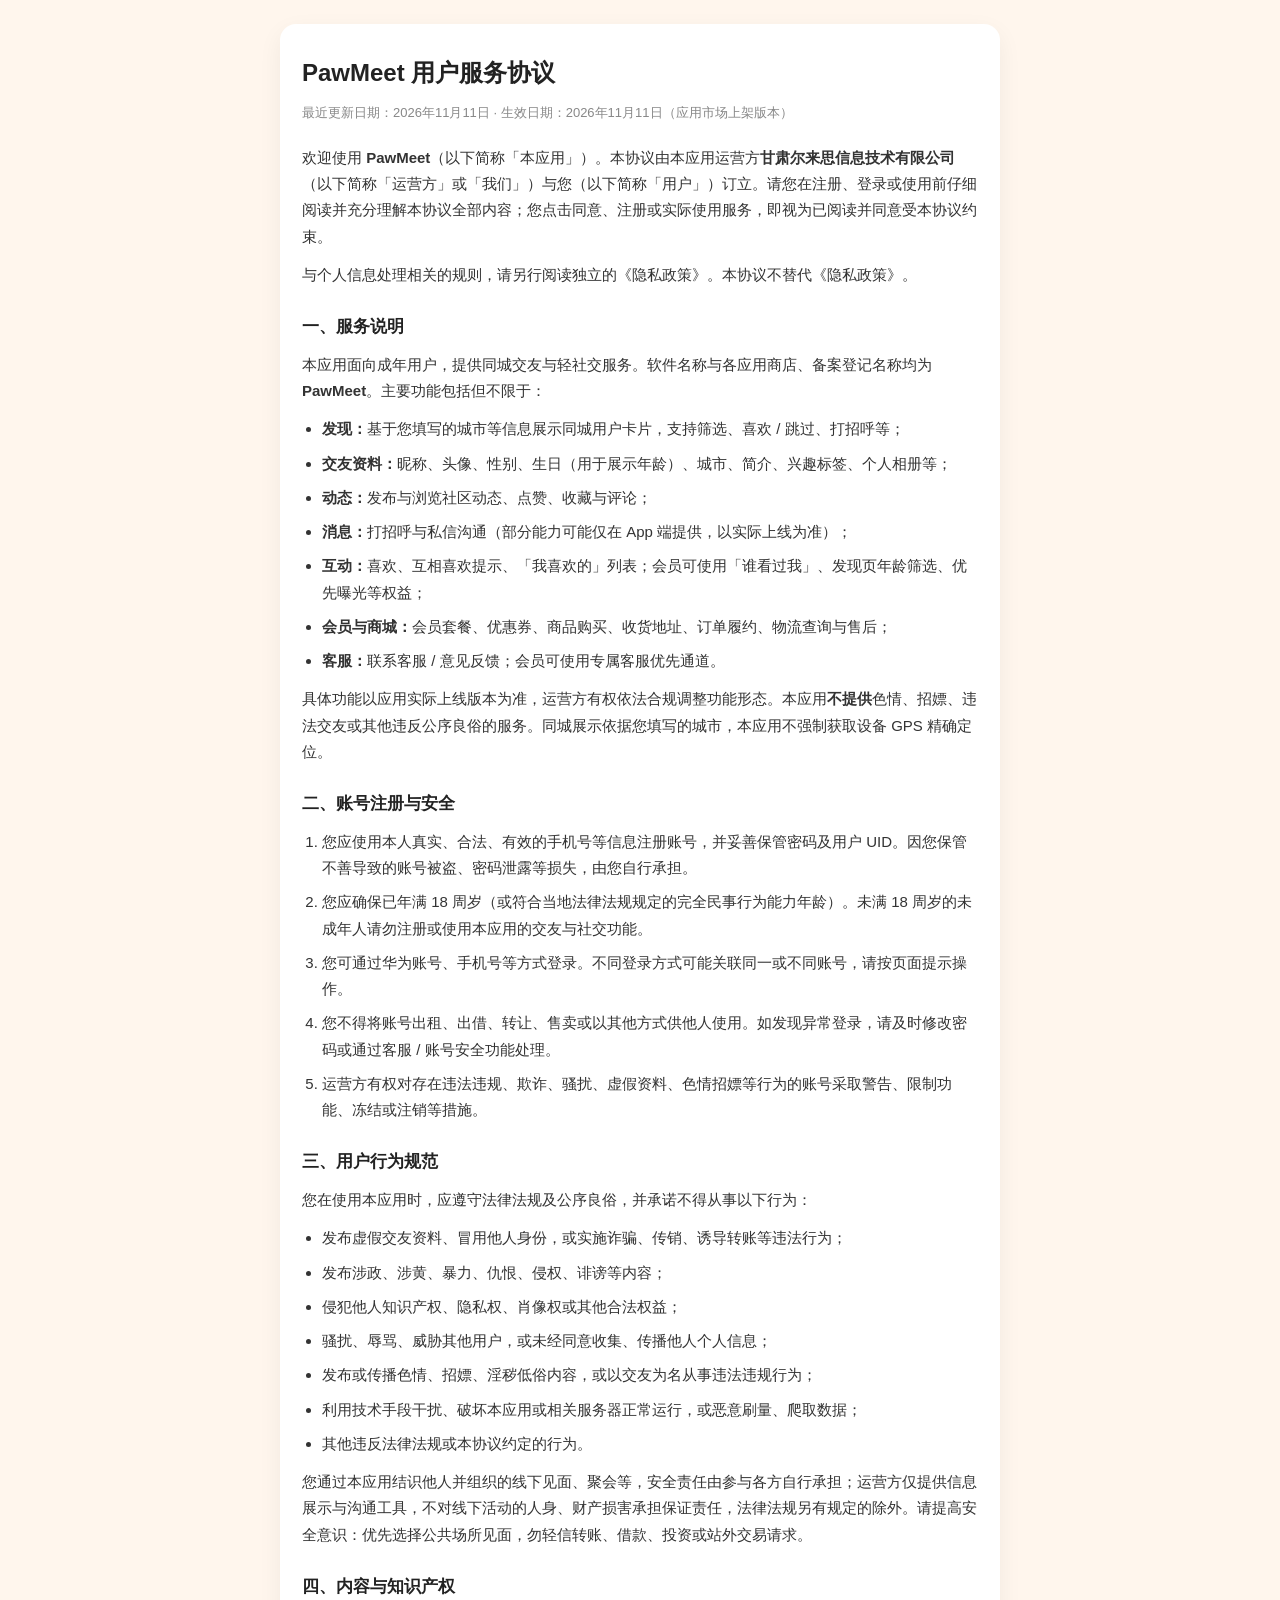
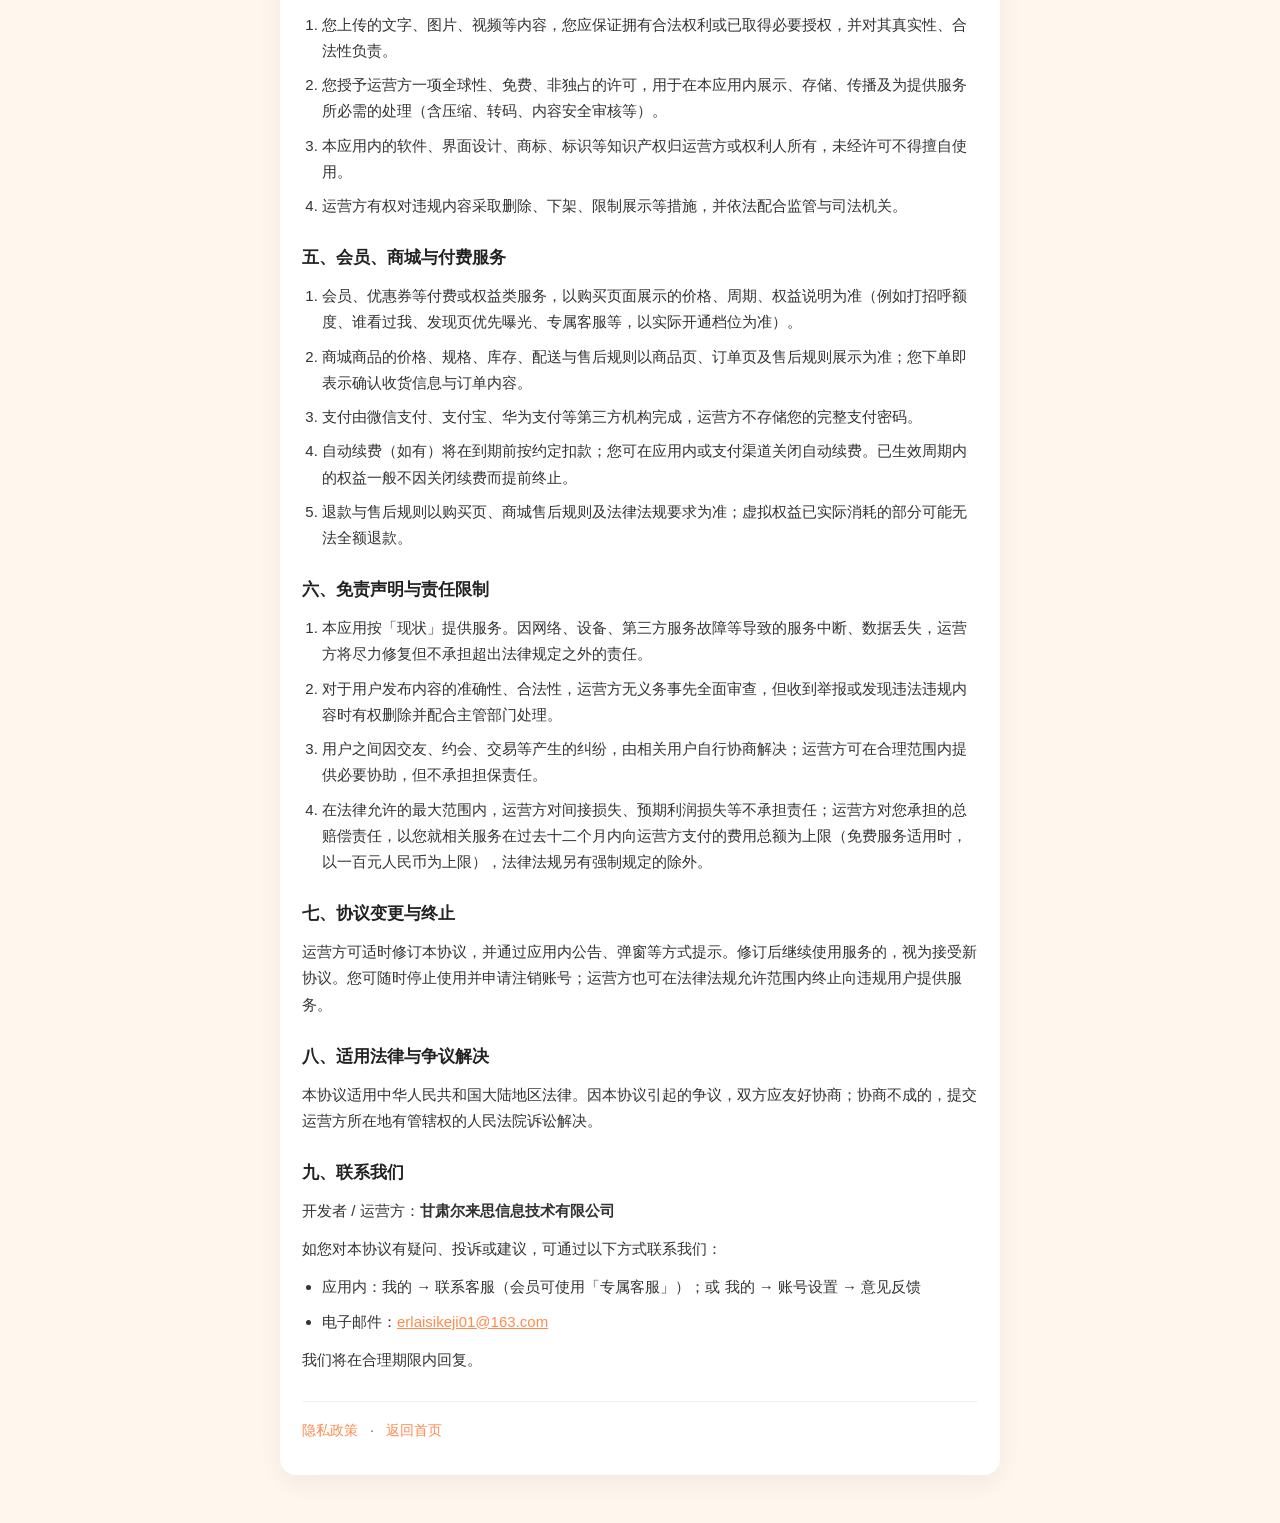
<file: service-agreement.html>
<!DOCTYPE html>
<html lang="zh-CN">
<head>
  <meta charset="UTF-8" />
  <meta name="viewport" content="width=device-width, initial-scale=1.0" />
  <title>PawMeet 用户服务协议</title>
  <link rel="stylesheet" href="legal.css" />
</head>
<body>
  <main class="legal-page">
    <article class="legal-inner">
      <h1 class="legal-title">PawMeet 用户服务协议</h1>
      <p class="legal-meta">最近更新日期：2026年11月11日 · 生效日期：2026年11月11日（应用市场上架版本）</p>

      <p class="legal-p">欢迎使用 <strong>PawMeet</strong>（以下简称「本应用」）。本协议由本应用运营方<strong>甘肃尔来思信息技术有限公司</strong>（以下简称「运营方」或「我们」）与您（以下简称「用户」）订立。请您在注册、登录或使用前仔细阅读并充分理解本协议全部内容；您点击同意、注册或实际使用服务，即视为已阅读并同意受本协议约束。</p>
      <p class="legal-p">与个人信息处理相关的规则，请另行阅读独立的《隐私政策》。本协议不替代《隐私政策》。</p>

      <h2 class="legal-h2">一、服务说明</h2>
      <p class="legal-p">本应用面向成年用户，提供同城交友与轻社交服务。软件名称与各应用商店、备案登记名称均为 <strong>PawMeet</strong>。主要功能包括但不限于：</p>
      <ul class="legal-list">
        <li><strong>发现：</strong>基于您填写的城市等信息展示同城用户卡片，支持筛选、喜欢 / 跳过、打招呼等；</li>
        <li><strong>交友资料：</strong>昵称、头像、性别、生日（用于展示年龄）、城市、简介、兴趣标签、个人相册等；</li>
        <li><strong>动态：</strong>发布与浏览社区动态、点赞、收藏与评论；</li>
        <li><strong>消息：</strong>打招呼与私信沟通（部分能力可能仅在 App 端提供，以实际上线为准）；</li>
        <li><strong>互动：</strong>喜欢、互相喜欢提示、「我喜欢的」列表；会员可使用「谁看过我」、发现页年龄筛选、优先曝光等权益；</li>
        <li><strong>会员与商城：</strong>会员套餐、优惠券、商品购买、收货地址、订单履约、物流查询与售后；</li>
        <li><strong>客服：</strong>联系客服 / 意见反馈；会员可使用专属客服优先通道。</li>
      </ul>
      <p class="legal-p">具体功能以应用实际上线版本为准，运营方有权依法合规调整功能形态。本应用<strong>不提供</strong>色情、招嫖、违法交友或其他违反公序良俗的服务。同城展示依据您填写的城市，本应用不强制获取设备 GPS 精确定位。</p>

      <h2 class="legal-h2">二、账号注册与安全</h2>
      <ol class="legal-list legal-list--ordered">
        <li>您应使用本人真实、合法、有效的手机号等信息注册账号，并妥善保管密码及用户 UID。因您保管不善导致的账号被盗、密码泄露等损失，由您自行承担。</li>
        <li>您应确保已年满 18 周岁（或符合当地法律法规规定的完全民事行为能力年龄）。未满 18 周岁的未成年人请勿注册或使用本应用的交友与社交功能。</li>
        <li>您可通过华为账号、手机号等方式登录。不同登录方式可能关联同一或不同账号，请按页面提示操作。</li>
        <li>您不得将账号出租、出借、转让、售卖或以其他方式供他人使用。如发现异常登录，请及时修改密码或通过客服 / 账号安全功能处理。</li>
        <li>运营方有权对存在违法违规、欺诈、骚扰、虚假资料、色情招嫖等行为的账号采取警告、限制功能、冻结或注销等措施。</li>
      </ol>

      <h2 class="legal-h2">三、用户行为规范</h2>
      <p class="legal-p">您在使用本应用时，应遵守法律法规及公序良俗，并承诺不得从事以下行为：</p>
      <ul class="legal-list">
        <li>发布虚假交友资料、冒用他人身份，或实施诈骗、传销、诱导转账等违法行为；</li>
        <li>发布涉政、涉黄、暴力、仇恨、侵权、诽谤等内容；</li>
        <li>侵犯他人知识产权、隐私权、肖像权或其他合法权益；</li>
        <li>骚扰、辱骂、威胁其他用户，或未经同意收集、传播他人个人信息；</li>
        <li>发布或传播色情、招嫖、淫秽低俗内容，或以交友为名从事违法违规行为；</li>
        <li>利用技术手段干扰、破坏本应用或相关服务器正常运行，或恶意刷量、爬取数据；</li>
        <li>其他违反法律法规或本协议约定的行为。</li>
      </ul>
      <p class="legal-p">您通过本应用结识他人并组织的线下见面、聚会等，安全责任由参与各方自行承担；运营方仅提供信息展示与沟通工具，不对线下活动的人身、财产损害承担保证责任，法律法规另有规定的除外。请提高安全意识：优先选择公共场所见面，勿轻信转账、借款、投资或站外交易请求。</p>

      <h2 class="legal-h2">四、内容与知识产权</h2>
      <ol class="legal-list legal-list--ordered">
        <li>您上传的文字、图片、视频等内容，您应保证拥有合法权利或已取得必要授权，并对其真实性、合法性负责。</li>
        <li>您授予运营方一项全球性、免费、非独占的许可，用于在本应用内展示、存储、传播及为提供服务所必需的处理（含压缩、转码、内容安全审核等）。</li>
        <li>本应用内的软件、界面设计、商标、标识等知识产权归运营方或权利人所有，未经许可不得擅自使用。</li>
        <li>运营方有权对违规内容采取删除、下架、限制展示等措施，并依法配合监管与司法机关。</li>
      </ol>

      <h2 class="legal-h2">五、会员、商城与付费服务</h2>
      <ol class="legal-list legal-list--ordered">
        <li>会员、优惠券等付费或权益类服务，以购买页面展示的价格、周期、权益说明为准（例如打招呼额度、谁看过我、发现页优先曝光、专属客服等，以实际开通档位为准）。</li>
        <li>商城商品的价格、规格、库存、配送与售后规则以商品页、订单页及售后规则展示为准；您下单即表示确认收货信息与订单内容。</li>
        <li>支付由微信支付、支付宝、华为支付等第三方机构完成，运营方不存储您的完整支付密码。</li>
        <li>自动续费（如有）将在到期前按约定扣款；您可在应用内或支付渠道关闭自动续费。已生效周期内的权益一般不因关闭续费而提前终止。</li>
        <li>退款与售后规则以购买页、商城售后规则及法律法规要求为准；虚拟权益已实际消耗的部分可能无法全额退款。</li>
      </ol>

      <h2 class="legal-h2">六、免责声明与责任限制</h2>
      <ol class="legal-list legal-list--ordered">
        <li>本应用按「现状」提供服务。因网络、设备、第三方服务故障等导致的服务中断、数据丢失，运营方将尽力修复但不承担超出法律规定之外的责任。</li>
        <li>对于用户发布内容的准确性、合法性，运营方无义务事先全面审查，但收到举报或发现违法违规内容时有权删除并配合主管部门处理。</li>
        <li>用户之间因交友、约会、交易等产生的纠纷，由相关用户自行协商解决；运营方可在合理范围内提供必要协助，但不承担担保责任。</li>
        <li>在法律允许的最大范围内，运营方对间接损失、预期利润损失等不承担责任；运营方对您承担的总赔偿责任，以您就相关服务在过去十二个月内向运营方支付的费用总额为上限（免费服务适用时，以一百元人民币为上限），法律法规另有强制规定的除外。</li>
      </ol>

      <h2 class="legal-h2">七、协议变更与终止</h2>
      <p class="legal-p">运营方可适时修订本协议，并通过应用内公告、弹窗等方式提示。修订后继续使用服务的，视为接受新协议。您可随时停止使用并申请注销账号；运营方也可在法律法规允许范围内终止向违规用户提供服务。</p>

      <h2 class="legal-h2">八、适用法律与争议解决</h2>
      <p class="legal-p">本协议适用中华人民共和国大陆地区法律。因本协议引起的争议，双方应友好协商；协商不成的，提交运营方所在地有管辖权的人民法院诉讼解决。</p>

      <h2 class="legal-h2">九、联系我们</h2>
      <p class="legal-p">开发者 / 运营方：<strong>甘肃尔来思信息技术有限公司</strong></p>
      <p class="legal-p">如您对本协议有疑问、投诉或建议，可通过以下方式联系我们：</p>
      <ul class="legal-list">
        <li>应用内：我的 → 联系客服（会员可使用「专属客服」）；或 我的 → 账号设置 → 意见反馈</li>
        <li>电子邮件：<a href="mailto:erlaisikeji01@163.com">erlaisikeji01@163.com</a></li>
      </ul>
      <p class="legal-p">我们将在合理期限内回复。</p>

      <nav class="legal-nav">
        <a href="privacy-policy.html">隐私政策</a>
        <span>·</span>
        <a href="index.html">返回首页</a>
      </nav>
    </article>
  </main>
</body>
</html>
</file>
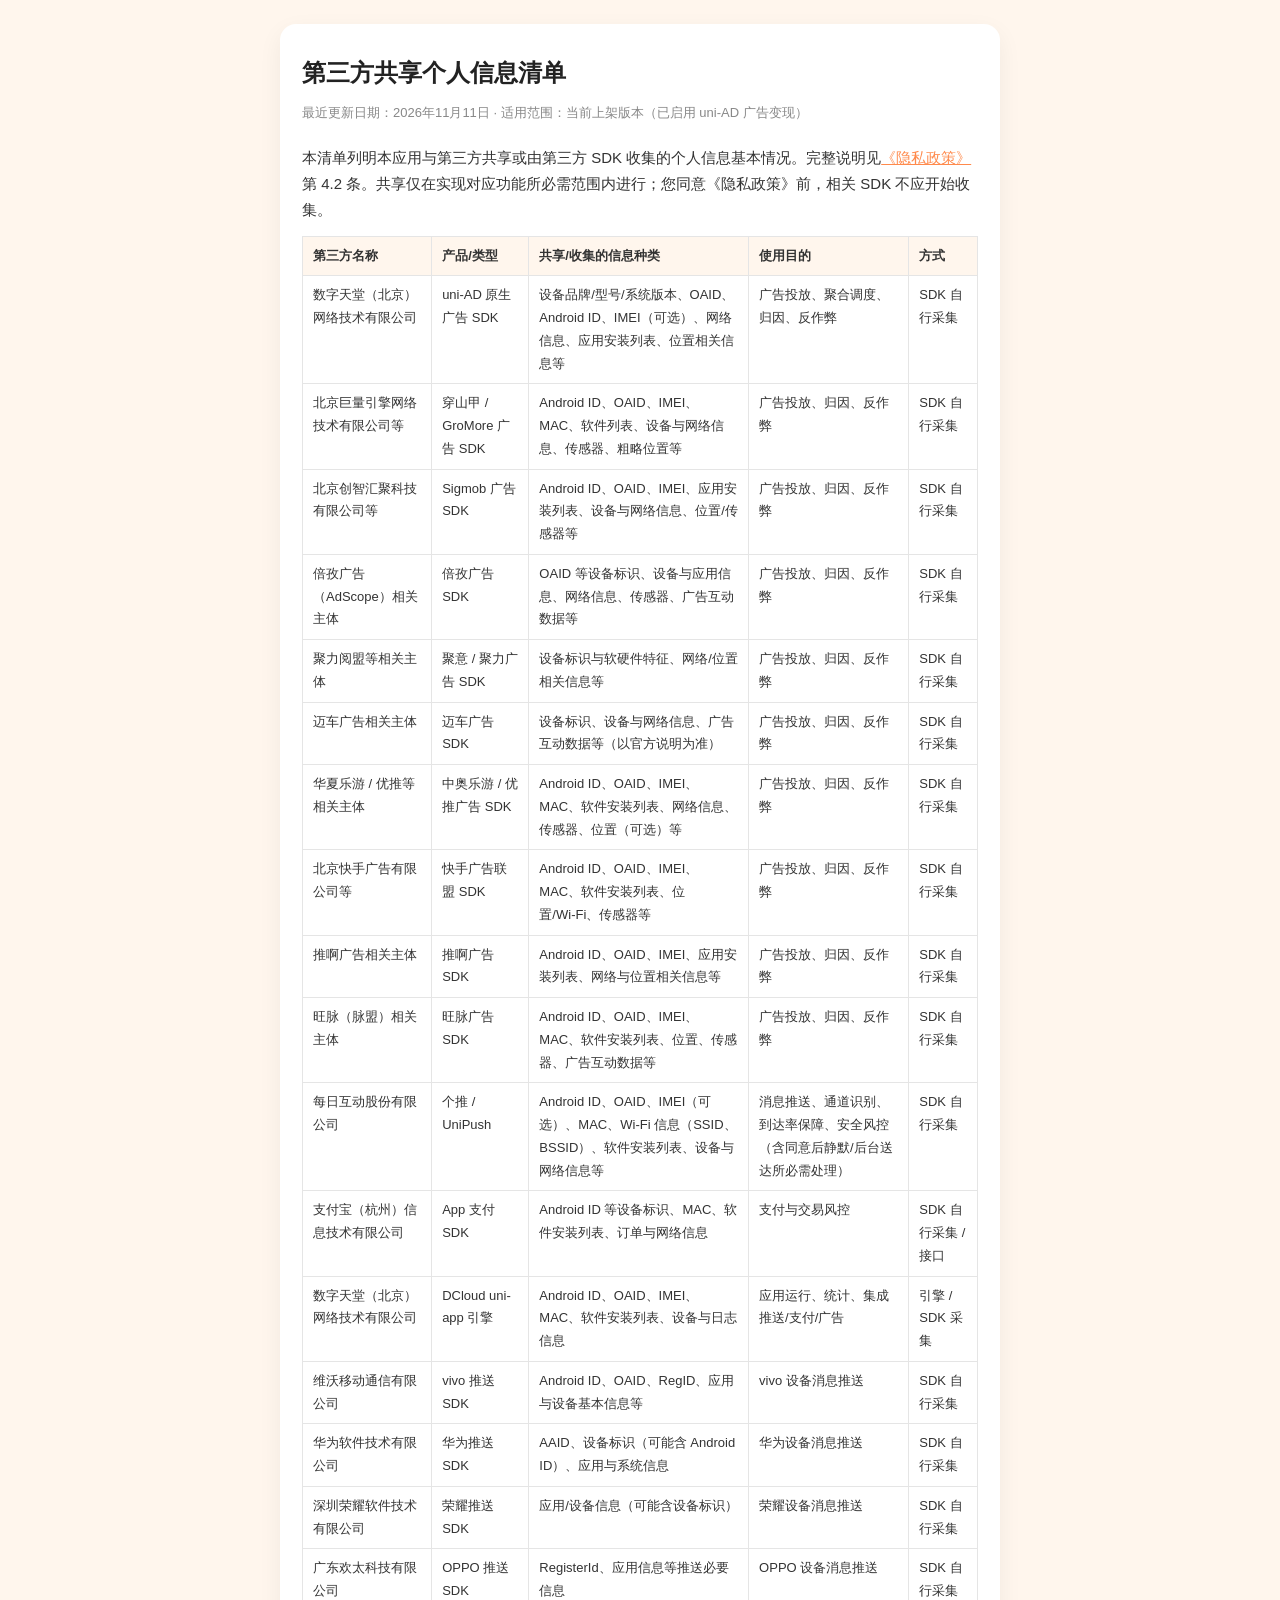
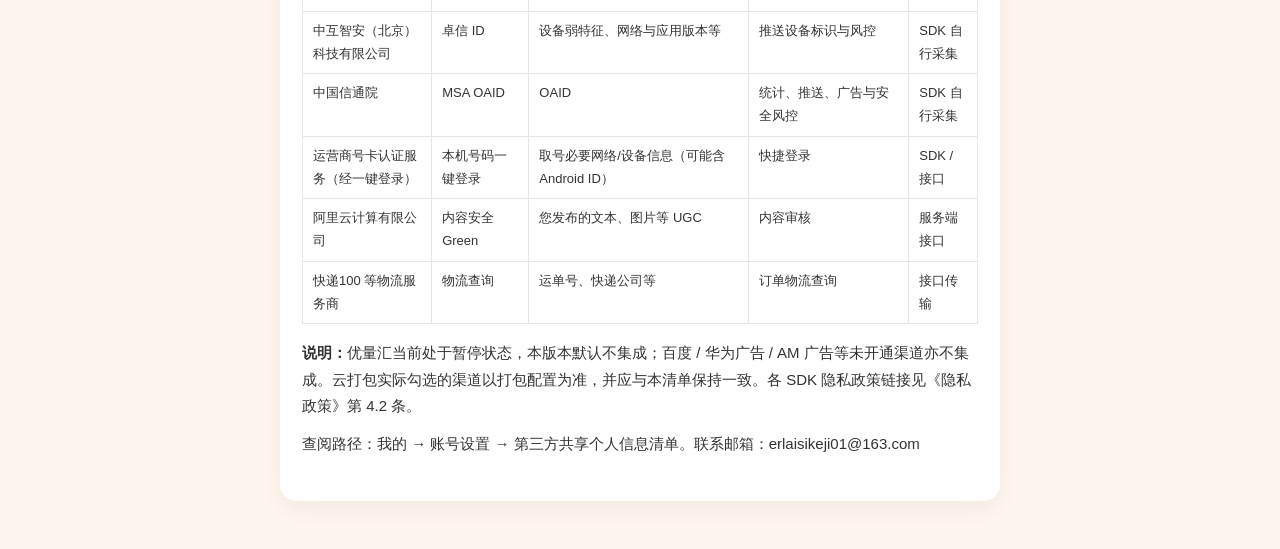
<file: third-party-share-list.html>
<!DOCTYPE html>
<html lang="zh-CN">
<head>
  <meta charset="UTF-8" />
  <meta name="viewport" content="width=device-width, initial-scale=1.0" />
  <title>PawMeet 第三方共享个人信息清单</title>
  <link rel="stylesheet" href="legal.css" />
</head>
<body>
  <main class="legal-page">
    <article class="legal-inner">
      <h1 class="legal-title">第三方共享个人信息清单</h1>
      <p class="legal-meta">最近更新日期：2026年11月11日 · 适用范围：当前上架版本（已启用 uni-AD 广告变现）</p>
      <p class="legal-p">本清单列明本应用与第三方共享或由第三方 SDK 收集的个人信息基本情况。完整说明见<a href="privacy-policy.html">《隐私政策》</a>第 4.2 条。共享仅在实现对应功能所必需范围内进行；您同意《隐私政策》前，相关 SDK 不应开始收集。</p>
      <table class="legal-table">
        <thead>
          <tr>
            <th>第三方名称</th>
            <th>产品/类型</th>
            <th>共享/收集的信息种类</th>
            <th>使用目的</th>
            <th>方式</th>
          </tr>
        </thead>
        <tbody>
          <tr>
            <td>数字天堂（北京）网络技术有限公司</td>
            <td>uni-AD 原生广告 SDK</td>
            <td>设备品牌/型号/系统版本、OAID、Android ID、IMEI（可选）、网络信息、应用安装列表、位置相关信息等</td>
            <td>广告投放、聚合调度、归因、反作弊</td>
            <td>SDK 自行采集</td>
          </tr>
          <tr>
            <td>北京巨量引擎网络技术有限公司等</td>
            <td>穿山甲 / GroMore 广告 SDK</td>
            <td>Android ID、OAID、IMEI、MAC、软件列表、设备与网络信息、传感器、粗略位置等</td>
            <td>广告投放、归因、反作弊</td>
            <td>SDK 自行采集</td>
          </tr>
          <tr>
            <td>北京创智汇聚科技有限公司等</td>
            <td>Sigmob 广告 SDK</td>
            <td>Android ID、OAID、IMEI、应用安装列表、设备与网络信息、位置/传感器等</td>
            <td>广告投放、归因、反作弊</td>
            <td>SDK 自行采集</td>
          </tr>
          <tr>
            <td>倍孜广告（AdScope）相关主体</td>
            <td>倍孜广告 SDK</td>
            <td>OAID 等设备标识、设备与应用信息、网络信息、传感器、广告互动数据等</td>
            <td>广告投放、归因、反作弊</td>
            <td>SDK 自行采集</td>
          </tr>
          <tr>
            <td>聚力阅盟等相关主体</td>
            <td>聚意 / 聚力广告 SDK</td>
            <td>设备标识与软硬件特征、网络/位置相关信息等</td>
            <td>广告投放、归因、反作弊</td>
            <td>SDK 自行采集</td>
          </tr>
          <tr>
            <td>迈车广告相关主体</td>
            <td>迈车广告 SDK</td>
            <td>设备标识、设备与网络信息、广告互动数据等（以官方说明为准）</td>
            <td>广告投放、归因、反作弊</td>
            <td>SDK 自行采集</td>
          </tr>
          <tr>
            <td>华夏乐游 / 优推等相关主体</td>
            <td>中奥乐游 / 优推广告 SDK</td>
            <td>Android ID、OAID、IMEI、MAC、软件安装列表、网络信息、传感器、位置（可选）等</td>
            <td>广告投放、归因、反作弊</td>
            <td>SDK 自行采集</td>
          </tr>
          <tr>
            <td>北京快手广告有限公司等</td>
            <td>快手广告联盟 SDK</td>
            <td>Android ID、OAID、IMEI、MAC、软件安装列表、位置/Wi‑Fi、传感器等</td>
            <td>广告投放、归因、反作弊</td>
            <td>SDK 自行采集</td>
          </tr>
          <tr>
            <td>推啊广告相关主体</td>
            <td>推啊广告 SDK</td>
            <td>Android ID、OAID、IMEI、应用安装列表、网络与位置相关信息等</td>
            <td>广告投放、归因、反作弊</td>
            <td>SDK 自行采集</td>
          </tr>
          <tr>
            <td>旺脉（脉盟）相关主体</td>
            <td>旺脉广告 SDK</td>
            <td>Android ID、OAID、IMEI、MAC、软件安装列表、位置、传感器、广告互动数据等</td>
            <td>广告投放、归因、反作弊</td>
            <td>SDK 自行采集</td>
          </tr>
          <tr>
            <td>每日互动股份有限公司</td>
            <td>个推 / UniPush</td>
            <td>Android ID、OAID、IMEI（可选）、MAC、Wi‑Fi 信息（SSID、BSSID）、软件安装列表、设备与网络信息等</td>
            <td>消息推送、通道识别、到达率保障、安全风控（含同意后静默/后台送达所必需处理）</td>
            <td>SDK 自行采集</td>
          </tr>
          <tr>
            <td>支付宝（杭州）信息技术有限公司</td>
            <td>App 支付 SDK</td>
            <td>Android ID 等设备标识、MAC、软件安装列表、订单与网络信息</td>
            <td>支付与交易风控</td>
            <td>SDK 自行采集 / 接口</td>
          </tr>
          <tr>
            <td>数字天堂（北京）网络技术有限公司</td>
            <td>DCloud uni-app 引擎</td>
            <td>Android ID、OAID、IMEI、MAC、软件安装列表、设备与日志信息</td>
            <td>应用运行、统计、集成推送/支付/广告</td>
            <td>引擎 / SDK 采集</td>
          </tr>
          <tr>
            <td>维沃移动通信有限公司</td>
            <td>vivo 推送 SDK</td>
            <td>Android ID、OAID、RegID、应用与设备基本信息等</td>
            <td>vivo 设备消息推送</td>
            <td>SDK 自行采集</td>
          </tr>
          <tr>
            <td>华为软件技术有限公司</td>
            <td>华为推送 SDK</td>
            <td>AAID、设备标识（可能含 Android ID）、应用与系统信息</td>
            <td>华为设备消息推送</td>
            <td>SDK 自行采集</td>
          </tr>
          <tr>
            <td>深圳荣耀软件技术有限公司</td>
            <td>荣耀推送 SDK</td>
            <td>应用/设备信息（可能含设备标识）</td>
            <td>荣耀设备消息推送</td>
            <td>SDK 自行采集</td>
          </tr>
          <tr>
            <td>广东欢太科技有限公司</td>
            <td>OPPO 推送 SDK</td>
            <td>RegisterId、应用信息等推送必要信息</td>
            <td>OPPO 设备消息推送</td>
            <td>SDK 自行采集</td>
          </tr>
          <tr>
            <td>中互智安（北京）科技有限公司</td>
            <td>卓信 ID</td>
            <td>设备弱特征、网络与应用版本等</td>
            <td>推送设备标识与风控</td>
            <td>SDK 自行采集</td>
          </tr>
          <tr>
            <td>中国信通院</td>
            <td>MSA OAID</td>
            <td>OAID</td>
            <td>统计、推送、广告与安全风控</td>
            <td>SDK 自行采集</td>
          </tr>
          <tr>
            <td>运营商号卡认证服务（经一键登录）</td>
            <td>本机号码一键登录</td>
            <td>取号必要网络/设备信息（可能含 Android ID）</td>
            <td>快捷登录</td>
            <td>SDK / 接口</td>
          </tr>
          <tr>
            <td>阿里云计算有限公司</td>
            <td>内容安全 Green</td>
            <td>您发布的文本、图片等 UGC</td>
            <td>内容审核</td>
            <td>服务端接口</td>
          </tr>
          <tr>
            <td>快递100 等物流服务商</td>
            <td>物流查询</td>
            <td>运单号、快递公司等</td>
            <td>订单物流查询</td>
            <td>接口传输</td>
          </tr>
        </tbody>
      </table>
      <p class="legal-p"><strong>说明：</strong>优量汇当前处于暂停状态，本版本默认不集成；百度 / 华为广告 / AM 广告等未开通渠道亦不集成。云打包实际勾选的渠道以打包配置为准，并应与本清单保持一致。各 SDK 隐私政策链接见《隐私政策》第 4.2 条。</p>
      <p class="legal-p">查阅路径：我的 → 账号设置 → 第三方共享个人信息清单。联系邮箱：erlaisikeji01@163.com</p>
    </article>
  </main>
</body>
</html>
</file>
<file: legal.css>
* {
  box-sizing: border-box;
}

body {
  margin: 0;
  font-family: -apple-system, BlinkMacSystemFont, "Segoe UI", "PingFang SC", "Hiragino Sans GB",
    "Microsoft YaHei", sans-serif;
  background: #fff6ed;
  color: #333;
  line-height: 1.75;
}

.legal-page {
  min-height: 100vh;
  padding: 24px 16px 48px;
}

.legal-inner {
  max-width: 720px;
  margin: 0 auto;
  background: #fff;
  border-radius: 16px;
  padding: 28px 22px 32px;
  box-shadow: 0 8px 24px rgba(0, 0, 0, 0.06);
}

.legal-title {
  margin: 0 0 8px;
  font-size: 24px;
  color: #222;
}

.legal-meta {
  margin: 0 0 20px;
  font-size: 13px;
  color: #888;
}

.legal-h2 {
  margin: 24px 0 10px;
  font-size: 17px;
  color: #222;
}

.legal-h3 {
  margin: 18px 0 8px;
  font-size: 15px;
  color: #333;
}

.legal-p {
  margin: 0 0 12px;
  font-size: 15px;
}

.legal-list {
  margin: 0 0 12px;
  padding-left: 20px;
  font-size: 15px;
}

.legal-list li {
  margin-bottom: 8px;
}

.legal-list--ordered {
  list-style: decimal;
}

a {
  color: #ff8a4c;
}

.legal-nav {
  margin-top: 28px;
  padding-top: 16px;
  border-top: 1px solid #f0f0f0;
  font-size: 14px;
  color: #666;
}

.legal-nav a {
  text-decoration: none;
}

.legal-nav a:hover {
  text-decoration: underline;
}

.legal-nav span {
  margin: 0 8px;
}

.home-links {
  display: flex;
  flex-direction: column;
  gap: 12px;
  margin-top: 24px;
}

.home-links a {
  display: block;
  padding: 14px 16px;
  border-radius: 12px;
  background: #fff6ed;
  text-decoration: none;
  color: #333;
  font-size: 16px;
}

.home-links a:hover {
  background: #ffe8d6;
}

.home-desc {
  margin: 0;
  font-size: 15px;
  color: #555;
}

.legal-strong {
  font-weight: 700;
  text-decoration: underline;
}

.legal-toc {
  margin: 12px 0 20px;
  padding-left: 1.2em;
  line-height: 1.8;
}

.legal-table {
  width: 100%;
  border-collapse: collapse;
  margin: 0 0 16px;
  font-size: 13px;
}

.legal-table th,
.legal-table td {
  border: 1px solid #e5e5e5;
  padding: 8px 10px;
  vertical-align: top;
  text-align: left;
}

.legal-table th {
  background: #fff6ed;
  font-weight: 700;
}
</file>
